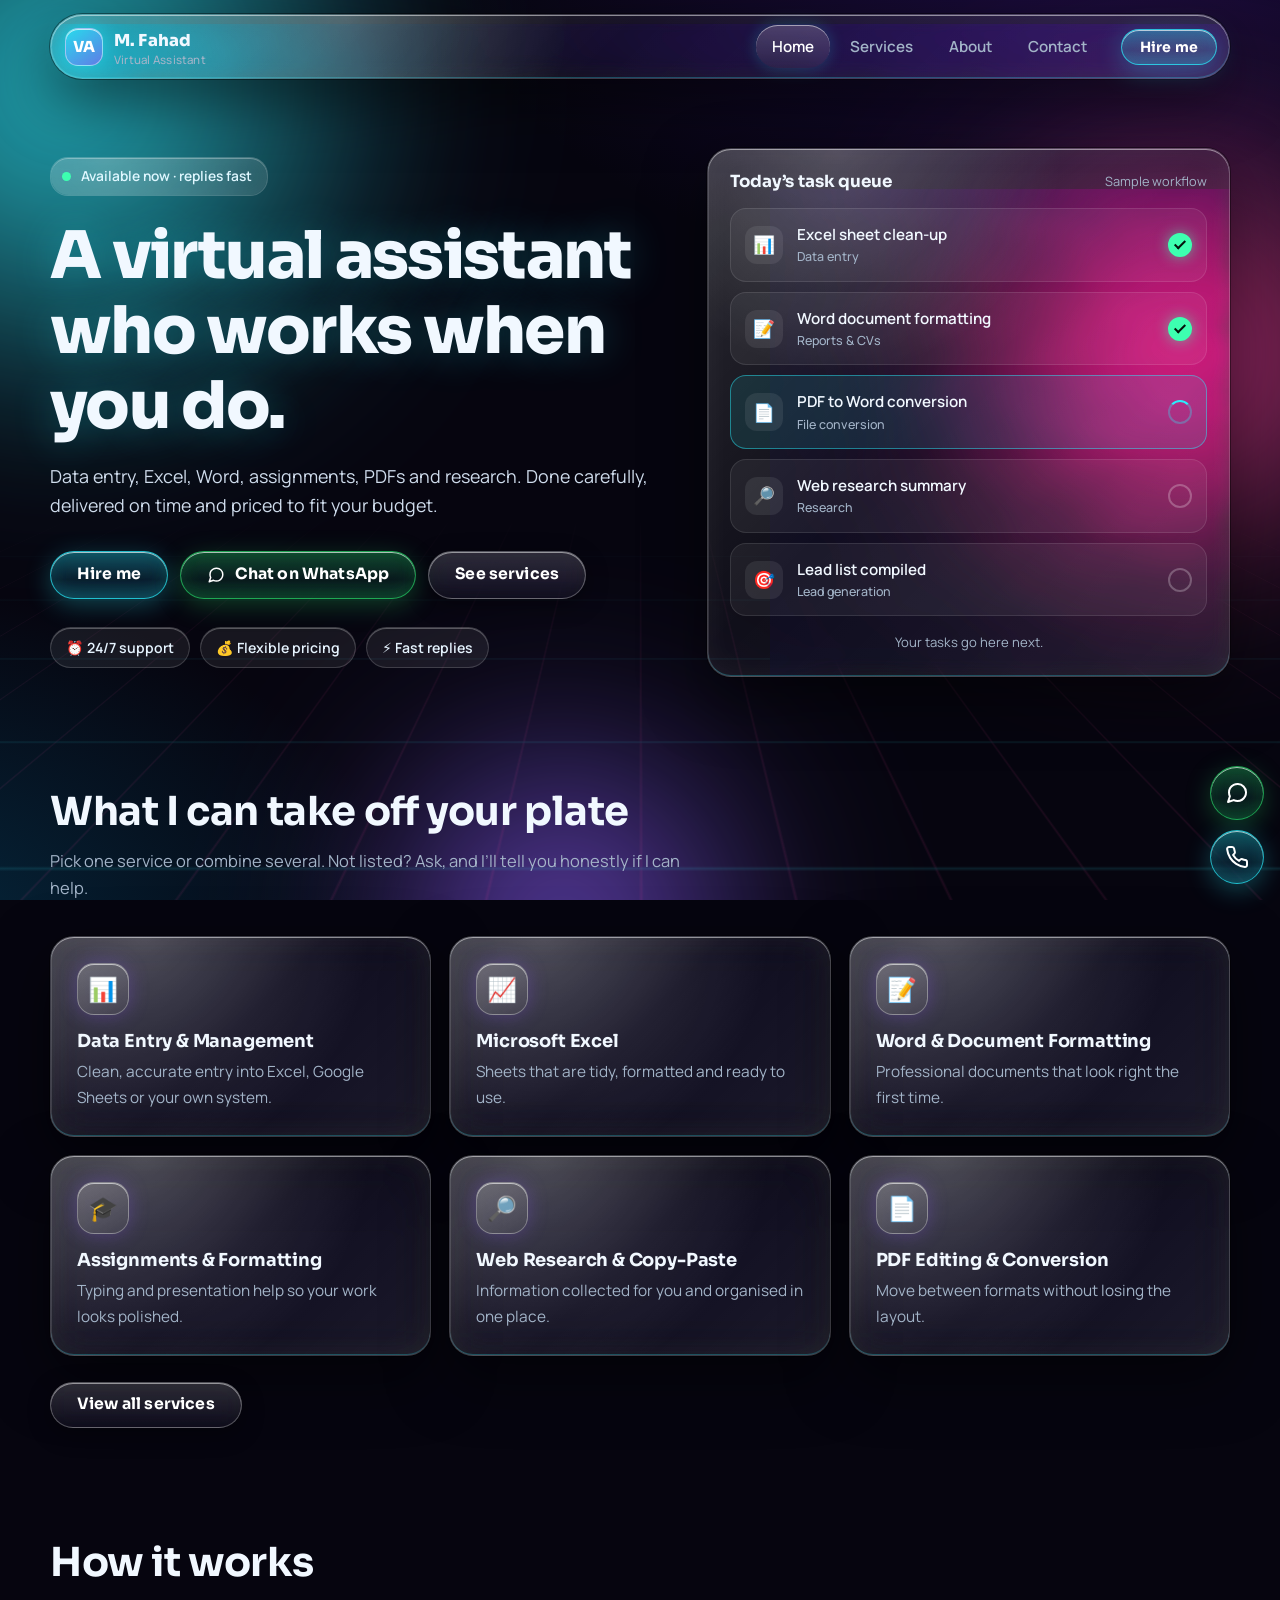
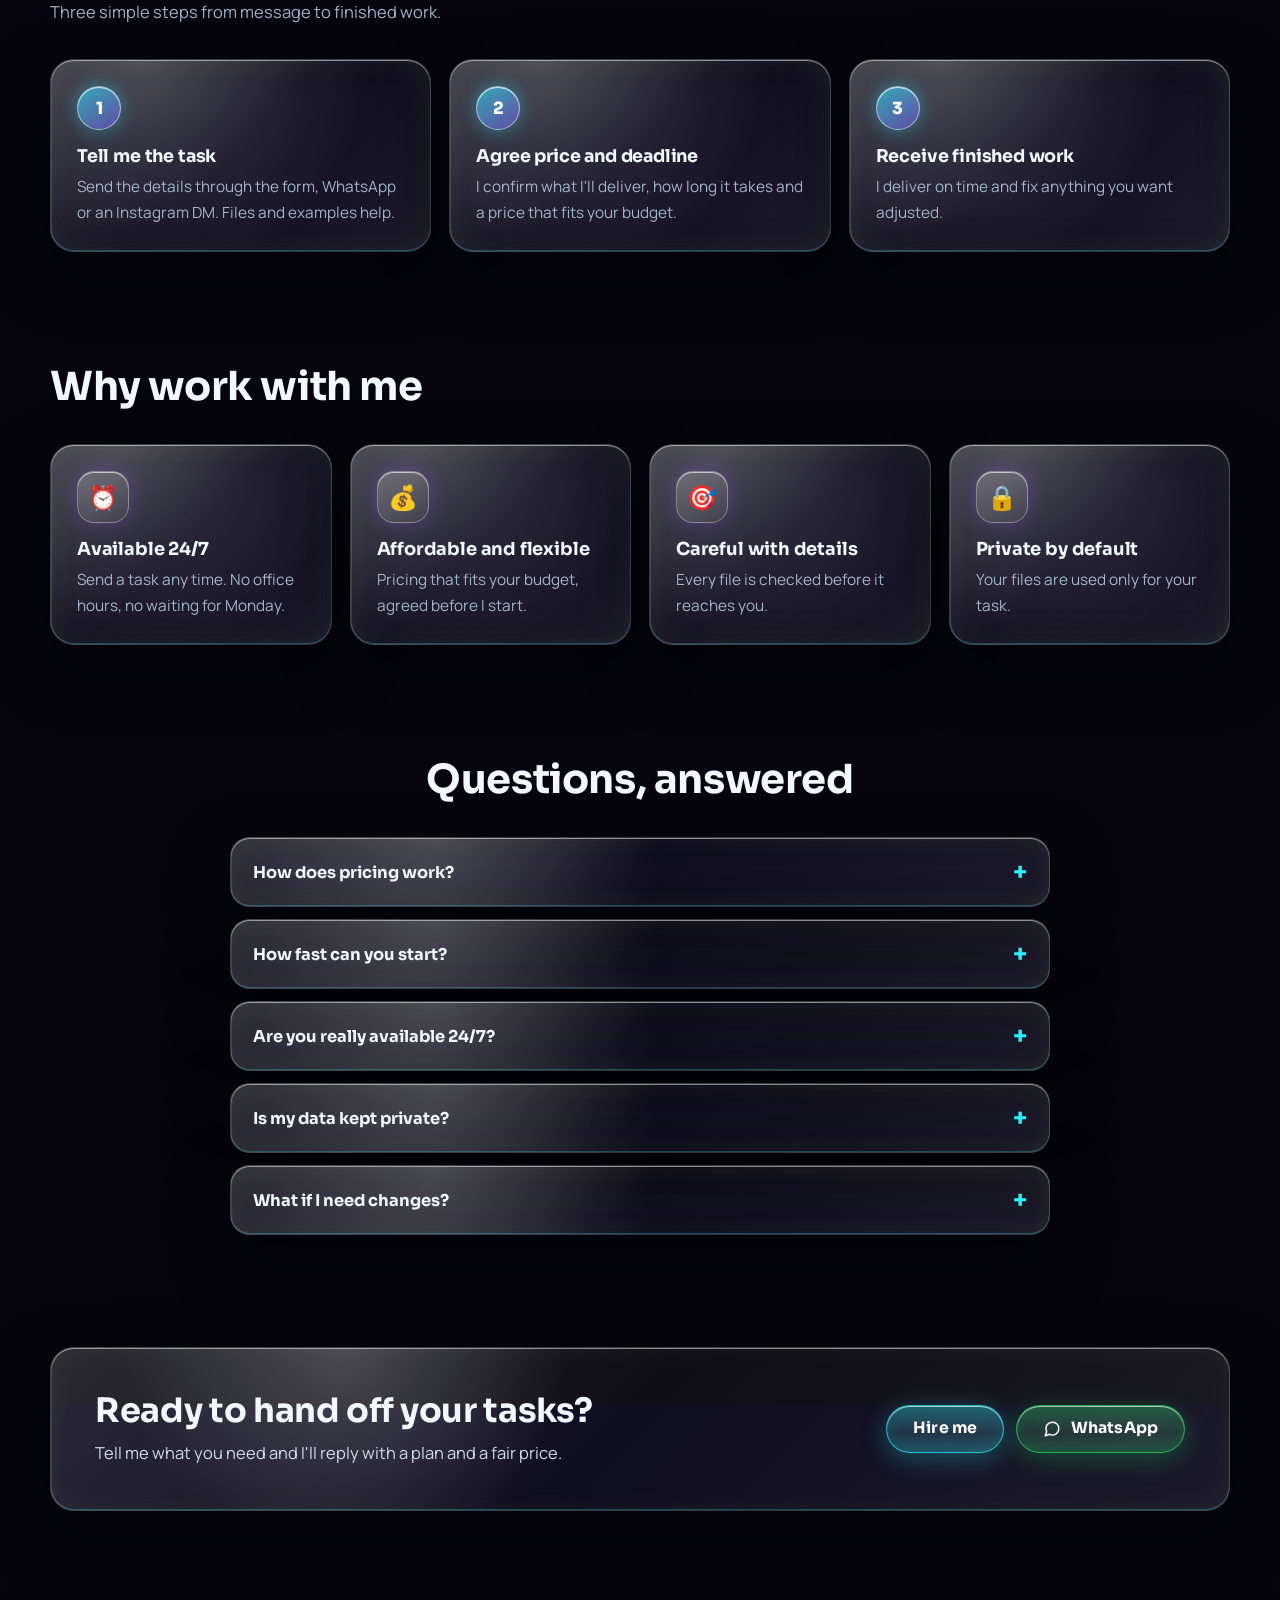
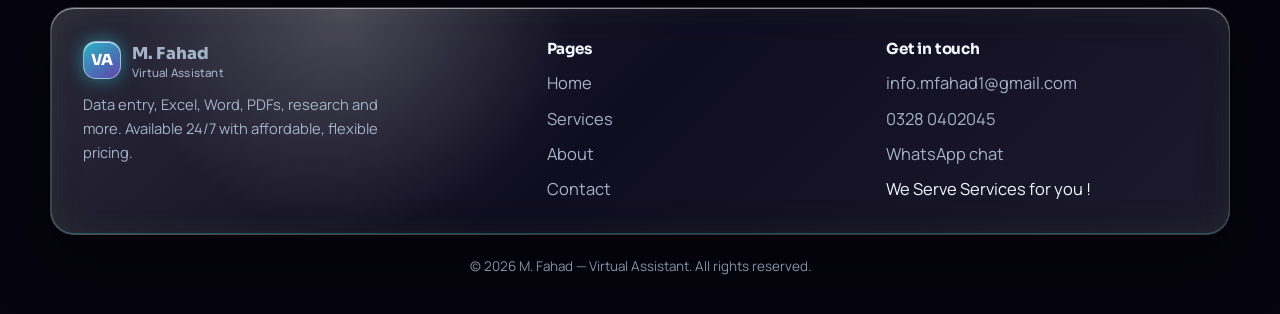
<file: index.html>
<!doctype html>
<html lang="en">
<head>
<meta charset="utf-8">
<meta name="viewport" content="width=device-width, initial-scale=1, viewport-fit=cover">
<title>M. Fahad | Virtual Assistant — Data Entry, Excel, Word & Research, 24/7</title>
<meta name="description" content="Hire a reliable virtual assistant for data entry, Excel, Word, assignments, PDF editing and web research. Available 24/7 with affordable, flexible pricing.">
<meta name="theme-color" content="#06050f">
<meta property="og:type" content="website">
<meta property="og:title" content="M. Fahad | Virtual Assistant — Data Entry, Excel, Word & Research, 24/7">
<meta property="og:description" content="Hire a reliable virtual assistant for data entry, Excel, Word, assignments, PDF editing and web research. Available 24/7 with affordable, flexible pricing.">
<link rel="icon" href="data:image/svg+xml,%3Csvg xmlns='http://www.w3.org/2000/svg' viewBox='0 0 32 32'%3E%3Crect width='32' height='32' rx='9' fill='%2306050f'/%3E%3Ctext x='16' y='22' font-size='15' font-weight='800' text-anchor='middle' fill='%2328f0ff' font-family='Arial'%3EVA%3C/text%3E%3C/svg%3E">
<link rel="preconnect" href="https://fonts.googleapis.com">
<link rel="preconnect" href="https://fonts.gstatic.com" crossorigin>
<link href="https://fonts.googleapis.com/css2?family=Manrope:wght@400;500;600;700&family=Sora:wght@600;700;800&display=swap" rel="stylesheet">
<link rel="stylesheet" href="css/style.css">
<script>document.documentElement.classList.add('js')</script>
</head>
<body class="">
<a class="skip" href="#main">Skip to content</a>
<svg class="defs" width="0" height="0" aria-hidden="true" focusable="false">
  <filter id="refract" x="-5%" y="-5%" width="110%" height="110%" color-interpolation-filters="sRGB">
    <feTurbulence type="fractalNoise" baseFrequency="0.010 0.016" numOctaves="2" seed="11" result="n"/>
    <feDisplacementMap in="SourceGraphic" in2="n" scale="30" xChannelSelector="R" yChannelSelector="G"/>
  </filter>
</svg>
<div class="bg" aria-hidden="true"><i class="blob b1"></i><i class="blob b2"></i><i class="blob b3"></i><div class="floor"></div></div>
<header class="nav">
  <div class="nav-bar glass lens">
    <a class="brand" href="index.html" aria-label="M. Fahad Virtual Assistant, home">
      <span class="brand-mark">VA</span>
      <span>M. Fahad<small>Virtual Assistant</small></span>
    </a>
    <nav class="nav-links" id="site-menu" aria-label="Main"><a href="index.html" aria-current="page">Home</a><a href="services.html">Services</a><a href="about.html">About</a><a href="contact.html">Contact</a></nav>
    <a class="btn btn-sm nav-cta" href="contact.html">Hire me</a>
    <button class="btn btn-ghost menu-btn" type="button" aria-expanded="false" aria-controls="site-menu" aria-label="Open menu"><span></span></button>
  </div>
</header>
<main id="main">
<section class="hero"><div class="wrap hero-grid">
  <div>
    <span class="pill glass soft"><i class="dot"></i> Available now · replies fast</span>
    <h1>A virtual assistant who works when you do.</h1>
    <p class="lead">Data entry, Excel, Word, assignments, PDFs and research. Done carefully, delivered on time and priced to fit your budget.</p>
    <div class="hero-actions">
      <a class="btn" href="contact.html">Hire me</a>
      <a class="btn btn-wa" href="https://wa.me/923280402045?text=Hi%20Fahad%2C%20I%20need%20a%20virtual%20assistant." target="_blank" rel="noopener"><svg viewBox="0 0 24 24" fill="none" stroke="currentColor" stroke-width="2" stroke-linecap="round" stroke-linejoin="round" aria-hidden="true"><path d="M21 11.5a8.38 8.38 0 0 1-.9 3.8 8.5 8.5 0 0 1-7.6 4.7 8.38 8.38 0 0 1-3.8-.9L3 21l1.9-5.7a8.38 8.38 0 0 1-.9-3.8 8.5 8.5 0 0 1 4.7-7.6 8.38 8.38 0 0 1 3.8-.9h.5a8.48 8.48 0 0 1 8 8v.5z"/></svg> Chat on WhatsApp</a>
      <a class="btn btn-ghost" href="services.html">See services</a>
    </div>
    <div class="chips"><span class="chip">⏰ 24/7 support</span><span class="chip">💰 Flexible pricing</span><span class="chip">⚡ Fast replies</span></div>
  </div>
  <aside class="glass lens queue" aria-label="Sample task queue">
    <div class="queue-head"><h2>Today’s task queue</h2><span>Sample workflow</span></div>
    <ul data-queue><li data-s="todo"><span class="ico" aria-hidden="true">📊</span><span class="t">Excel sheet clean-up<small>Data entry</small></span><span class="st" aria-hidden="true"></span></li><li data-s="todo"><span class="ico" aria-hidden="true">📝</span><span class="t">Word document formatting<small>Reports & CVs</small></span><span class="st" aria-hidden="true"></span></li><li data-s="todo"><span class="ico" aria-hidden="true">📄</span><span class="t">PDF to Word conversion<small>File conversion</small></span><span class="st" aria-hidden="true"></span></li><li data-s="todo"><span class="ico" aria-hidden="true">🔎</span><span class="t">Web research summary<small>Research</small></span><span class="st" aria-hidden="true"></span></li><li data-s="todo"><span class="ico" aria-hidden="true">🎯</span><span class="t">Lead list compiled<small>Lead generation</small></span><span class="st" aria-hidden="true"></span></li></ul>
    <p class="queue-foot">Your tasks go here next.</p>
  </aside>
</div></section>

<section><div class="wrap">
  <div class="sec-head"><h2>What I can take off your plate</h2><p>Pick one service or combine several. Not listed? Ask, and I’ll tell you honestly if I can help.</p></div>
  <div class="grid g3"><article class="glass card"><div class="bubble" aria-hidden="true">📊</div><h3>Data Entry & Management</h3><p>Clean, accurate entry into Excel, Google Sheets or your own system.</p></article><article class="glass card"><div class="bubble" aria-hidden="true">📈</div><h3>Microsoft Excel</h3><p>Sheets that are tidy, formatted and ready to use.</p></article><article class="glass card"><div class="bubble" aria-hidden="true">📝</div><h3>Word & Document Formatting</h3><p>Professional documents that look right the first time.</p></article><article class="glass card"><div class="bubble" aria-hidden="true">🎓</div><h3>Assignments & Formatting</h3><p>Typing and presentation help so your work looks polished.</p></article><article class="glass card"><div class="bubble" aria-hidden="true">🔎</div><h3>Web Research & Copy-Paste</h3><p>Information collected for you and organised in one place.</p></article><article class="glass card"><div class="bubble" aria-hidden="true">📄</div><h3>PDF Editing & Conversion</h3><p>Move between formats without losing the layout.</p></article></div>
  <p style="margin-top:26px"><a class="btn btn-ghost" href="services.html">View all services</a></p>
</div></section>

<section><div class="wrap">
  <div class="sec-head"><h2>How it works</h2><p>Three simple steps from message to finished work.</p></div>
  <div class="grid g3"><div class="glass step"><span class="no">1</span><h3>Tell me the task</h3><p>Send the details through the form, WhatsApp or an Instagram DM. Files and examples help.</p></div><div class="glass step"><span class="no">2</span><h3>Agree price and deadline</h3><p>I confirm what I'll deliver, how long it takes and a price that fits your budget.</p></div><div class="glass step"><span class="no">3</span><h3>Receive finished work</h3><p>I deliver on time and fix anything you want adjusted.</p></div></div>
</div></section>

<section><div class="wrap">
  <div class="sec-head"><h2>Why work with me</h2></div>
  <div class="grid g4"><div class="glass card"><div class="bubble" aria-hidden="true">⏰</div><h3>Available 24/7</h3><p>Send a task any time. No office hours, no waiting for Monday.</p></div><div class="glass card"><div class="bubble" aria-hidden="true">💰</div><h3>Affordable and flexible</h3><p>Pricing that fits your budget, agreed before I start.</p></div><div class="glass card"><div class="bubble" aria-hidden="true">🎯</div><h3>Careful with details</h3><p>Every file is checked before it reaches you.</p></div><div class="glass card"><div class="bubble" aria-hidden="true">🔒</div><h3>Private by default</h3><p>Your files are used only for your task.</p></div></div>
</div></section>

<section><div class="wrap">
  <div class="sec-head center"><h2>Questions, answered</h2></div>
  <div class="faq"><details class="glass"><summary>How does pricing work?</summary><p>Pricing is affordable and flexible. Tell me the task and your budget, and we agree on a fair price and deadline before I start. No surprises afterwards.</p></details><details class="glass"><summary>How fast can you start?</summary><p>Usually right away. Send the details through the contact form, WhatsApp or an Instagram DM and I'll reply with next steps.</p></details><details class="glass"><summary>Are you really available 24/7?</summary><p>Yes. Send your task any time and I'll pick it up as soon as possible, whatever the time zone.</p></details><details class="glass"><summary>Is my data kept private?</summary><p>Your files are used only for your task and are not shared with anyone else. If something is sensitive, tell me up front and we'll handle it carefully.</p></details><details class="glass"><summary>What if I need changes?</summary><p>Tell me what to adjust and I'll fix it. The job isn't done until you're happy with it.</p></details></div>
</div></section>

<section><div class="wrap"><div class="glass lens band">
  <div><h2>Ready to hand off your tasks?</h2><p>Tell me what you need and I'll reply with a plan and a fair price.</p></div>
  <div class="hero-actions"><a class="btn" href="contact.html">Hire me</a><a class="btn btn-wa" href="https://wa.me/923280402045?text=Hi%20Fahad%2C%20I%20need%20a%20virtual%20assistant." target="_blank" rel="noopener"><svg viewBox="0 0 24 24" fill="none" stroke="currentColor" stroke-width="2" stroke-linecap="round" stroke-linejoin="round" aria-hidden="true"><path d="M21 11.5a8.38 8.38 0 0 1-.9 3.8 8.5 8.5 0 0 1-7.6 4.7 8.38 8.38 0 0 1-3.8-.9L3 21l1.9-5.7a8.38 8.38 0 0 1-.9-3.8 8.5 8.5 0 0 1 4.7-7.6 8.38 8.38 0 0 1 3.8-.9h.5a8.48 8.48 0 0 1 8 8v.5z"/></svg> WhatsApp</a></div>
</div></div></section>
</main>
<footer class="footer">
  <div class="wrap">
    <div class="glass foot">
      <div>
        <a class="brand" href="index.html"><span class="brand-mark">VA</span><span>M. Fahad<small>Virtual Assistant</small></span></a>
        <p>Data entry, Excel, Word, PDFs, research and more. Available 24/7 with affordable, flexible pricing.</p>
      </div>
      <div>
        <h4>Pages</h4>
        <ul><li><a href="index.html">Home</a></li><li><a href="services.html">Services</a></li><li><a href="about.html">About</a></li><li><a href="contact.html">Contact</a></li></ul>
      </div>
      <div>
        <h4>Get in touch</h4>
        <ul>
          <li><a href="mailto:info.mfahad1@gmail.com">info.mfahad1@gmail.com</a></li>
          <li><a href="tel:+923280402045">0328 0402045</a></li>
          <li><a href="https://wa.me/923280402045?text=Hi%20Fahad%2C%20I%20need%20a%20virtual%20assistant." target="_blank" rel="noopener">WhatsApp chat</a></li>
          <li>We Serve Services for you !</li>
        </ul>
      </div>
    </div>
    <p class="copy">© <span data-year>2026</span> M. Fahad — Virtual Assistant. All rights reserved.</p>
  </div>
</footer>
<div class="fab">
  <a class="btn btn-wa" href="https://wa.me/923280402045?text=Hi%20Fahad%2C%20I%20need%20a%20virtual%20assistant." target="_blank" rel="noopener" aria-label="Chat on WhatsApp"><svg viewBox="0 0 24 24" fill="none" stroke="currentColor" stroke-width="2" stroke-linecap="round" stroke-linejoin="round" aria-hidden="true"><path d="M21 11.5a8.38 8.38 0 0 1-.9 3.8 8.5 8.5 0 0 1-7.6 4.7 8.38 8.38 0 0 1-3.8-.9L3 21l1.9-5.7a8.38 8.38 0 0 1-.9-3.8 8.5 8.5 0 0 1 4.7-7.6 8.38 8.38 0 0 1 3.8-.9h.5a8.48 8.48 0 0 1 8 8v.5z"/></svg></a>
  <a class="btn" href="tel:+923280402045" aria-label="Call 0328 0402045"><svg viewBox="0 0 24 24" fill="none" stroke="currentColor" stroke-width="2" stroke-linecap="round" stroke-linejoin="round" aria-hidden="true"><path d="M22 16.92v3a2 2 0 0 1-2.18 2 19.79 19.79 0 0 1-8.63-3.07 19.5 19.5 0 0 1-6-6 19.79 19.79 0 0 1-3.07-8.67A2 2 0 0 1 4.11 2h3a2 2 0 0 1 2 1.72 12.84 12.84 0 0 0 .7 2.81 2 2 0 0 1-.45 2.11L8.09 9.91a16 16 0 0 0 6 6l1.27-1.27a2 2 0 0 1 2.11-.45 12.84 12.84 0 0 0 2.81.7A2 2 0 0 1 22 16.92z"/></svg></a>
</div>
<script src="js/main.js" defer></script>
</body>
</html>
</file>
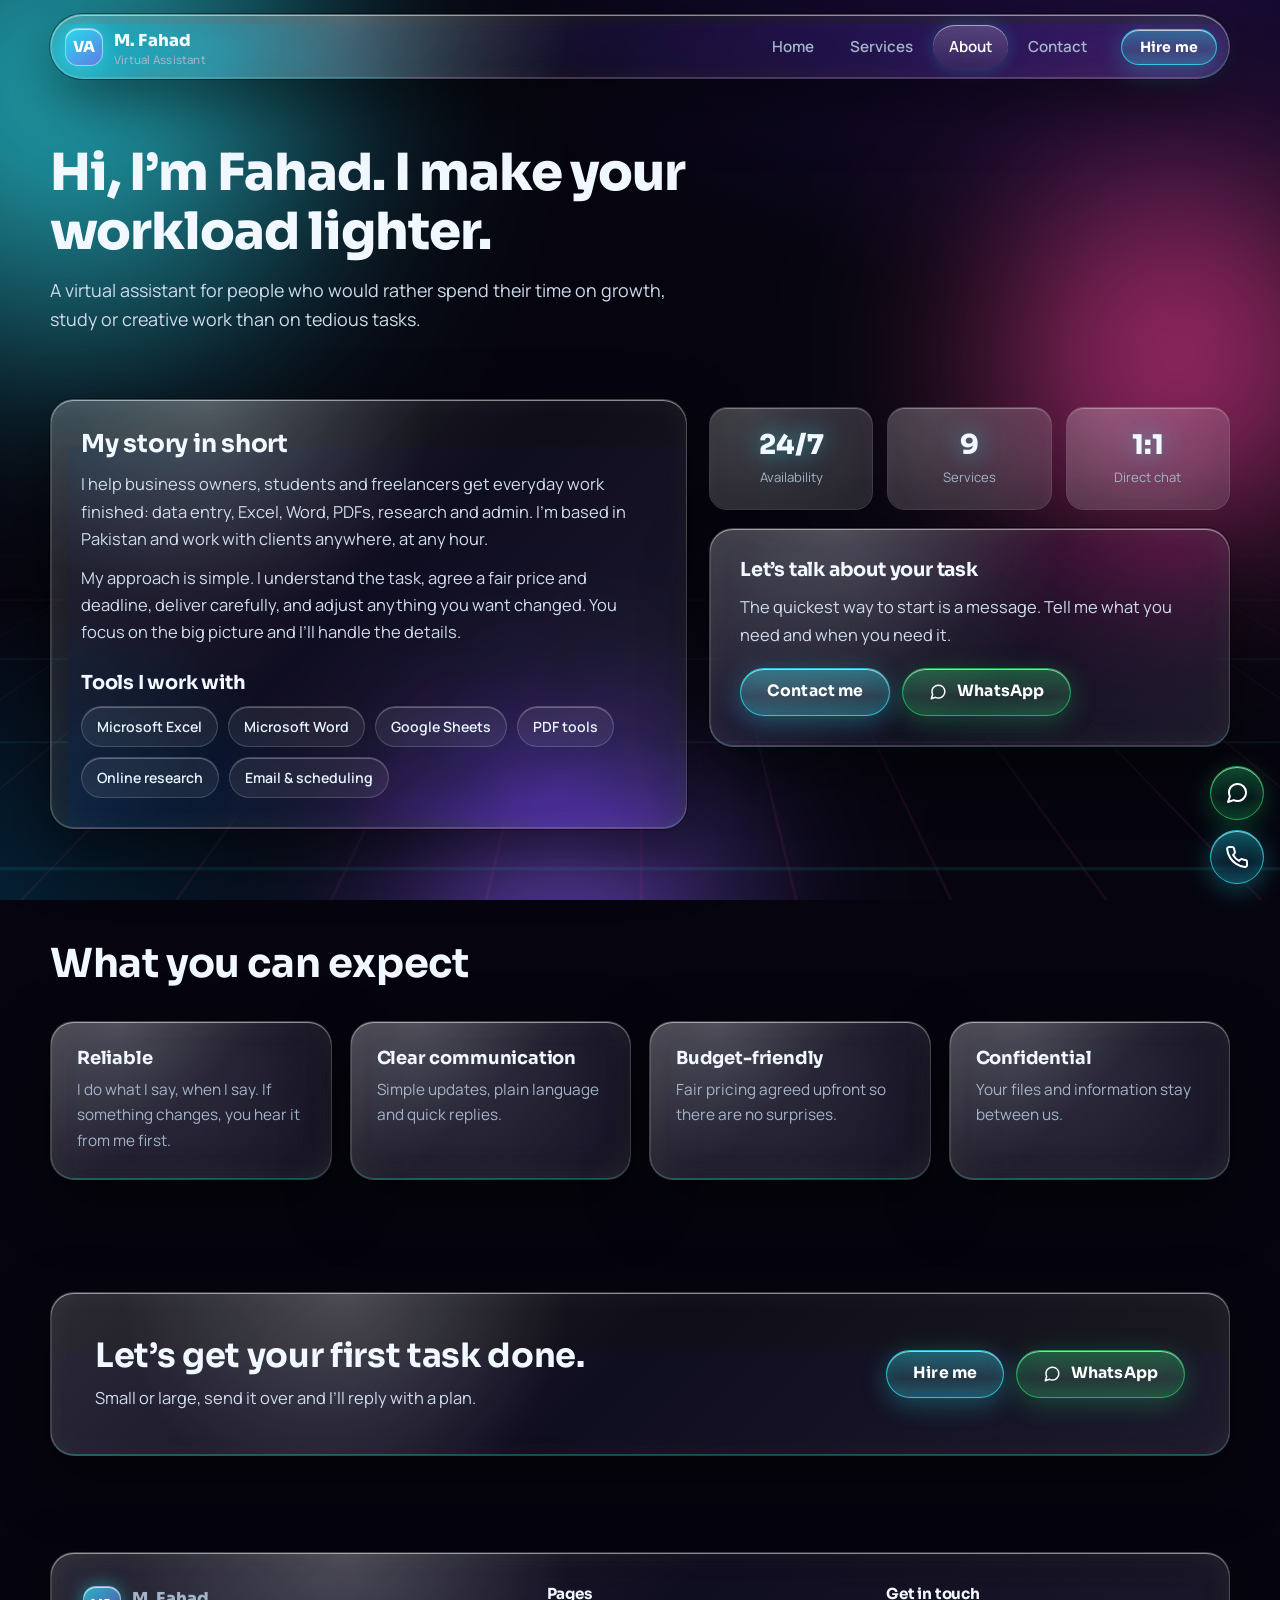
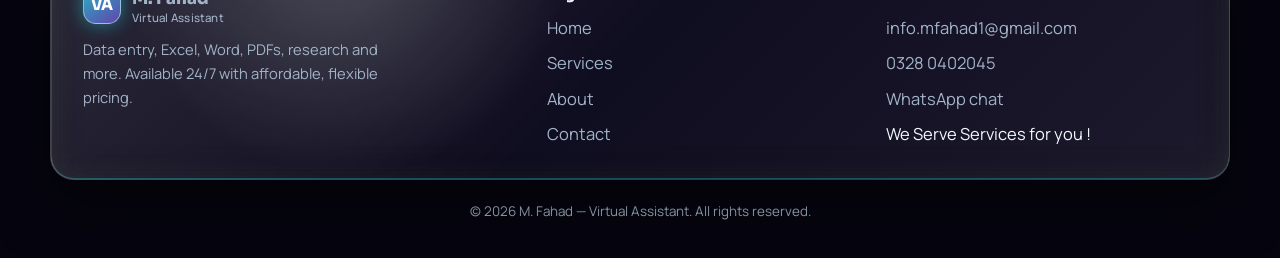
<file: about.html>
<!doctype html>
<html lang="en">
<head>
<meta charset="utf-8">
<meta name="viewport" content="width=device-width, initial-scale=1, viewport-fit=cover">
<title>About — M. Fahad | Virtual Assistant</title>
<meta name="description" content="Meet Fahad, a Pakistan-based virtual assistant helping business owners, students and freelancers with data entry, documents, research and admin, 24/7.">
<meta name="theme-color" content="#06050f">
<meta property="og:type" content="website">
<meta property="og:title" content="About — M. Fahad | Virtual Assistant">
<meta property="og:description" content="Meet Fahad, a Pakistan-based virtual assistant helping business owners, students and freelancers with data entry, documents, research and admin, 24/7.">
<link rel="icon" href="data:image/svg+xml,%3Csvg xmlns='http://www.w3.org/2000/svg' viewBox='0 0 32 32'%3E%3Crect width='32' height='32' rx='9' fill='%2306050f'/%3E%3Ctext x='16' y='22' font-size='15' font-weight='800' text-anchor='middle' fill='%2328f0ff' font-family='Arial'%3EVA%3C/text%3E%3C/svg%3E">
<link rel="preconnect" href="https://fonts.googleapis.com">
<link rel="preconnect" href="https://fonts.gstatic.com" crossorigin>
<link href="https://fonts.googleapis.com/css2?family=Manrope:wght@400;500;600;700&family=Sora:wght@600;700;800&display=swap" rel="stylesheet">
<link rel="stylesheet" href="css/style.css">
<script>document.documentElement.classList.add('js')</script>
</head>
<body class="">
<a class="skip" href="#main">Skip to content</a>
<svg class="defs" width="0" height="0" aria-hidden="true" focusable="false">
  <filter id="refract" x="-5%" y="-5%" width="110%" height="110%" color-interpolation-filters="sRGB">
    <feTurbulence type="fractalNoise" baseFrequency="0.010 0.016" numOctaves="2" seed="11" result="n"/>
    <feDisplacementMap in="SourceGraphic" in2="n" scale="30" xChannelSelector="R" yChannelSelector="G"/>
  </filter>
</svg>
<div class="bg" aria-hidden="true"><i class="blob b1"></i><i class="blob b2"></i><i class="blob b3"></i><div class="floor"></div></div>
<header class="nav">
  <div class="nav-bar glass lens">
    <a class="brand" href="index.html" aria-label="M. Fahad Virtual Assistant, home">
      <span class="brand-mark">VA</span>
      <span>M. Fahad<small>Virtual Assistant</small></span>
    </a>
    <nav class="nav-links" id="site-menu" aria-label="Main"><a href="index.html">Home</a><a href="services.html">Services</a><a href="about.html" aria-current="page">About</a><a href="contact.html">Contact</a></nav>
    <a class="btn btn-sm nav-cta" href="contact.html">Hire me</a>
    <button class="btn btn-ghost menu-btn" type="button" aria-expanded="false" aria-controls="site-menu" aria-label="Open menu"><span></span></button>
  </div>
</header>
<main id="main">
<section class="page-head"><div class="wrap">
  <h1>Hi, I’m Fahad. I make your workload lighter.</h1>
  <p class="lead">A virtual assistant for people who would rather spend their time on growth, study or creative work than on tedious tasks.</p>
</div></section>
<section><div class="wrap about-grid">
  <div class="glass lens panel">
    <h2>My story in short</h2>
    <p>I help business owners, students and freelancers get everyday work finished: data entry, Excel, Word, PDFs, research and admin. I’m based in Pakistan and work with clients anywhere, at any hour.</p>
    <p>My approach is simple. I understand the task, agree a fair price and deadline, deliver carefully, and adjust anything you want changed. You focus on the big picture and I’ll handle the details.</p>
    <h3 style="margin-top:26px">Tools I work with</h3>
    <div class="tools"><span class="chip">Microsoft Excel</span><span class="chip">Microsoft Word</span><span class="chip">Google Sheets</span><span class="chip">PDF tools</span><span class="chip">Online research</span><span class="chip">Email & scheduling</span></div>
  </div>
  <div>
    <div class="stat-row">
      <div class="glass soft stat"><b>24/7</b><span>Availability</span></div>
      <div class="glass soft stat"><b>9</b><span>Services</span></div>
      <div class="glass soft stat"><b>1:1</b><span>Direct chat</span></div>
    </div>
    <div class="glass panel" style="margin-top:18px">
      <h3>Let’s talk about your task</h3>
      <p>The quickest way to start is a message. Tell me what you need and when you need it.</p>
      <div class="hero-actions" style="margin-top:20px"><a class="btn" href="contact.html">Contact me</a><a class="btn btn-wa" href="https://wa.me/923280402045?text=Hi%20Fahad%2C%20I%20need%20a%20virtual%20assistant." target="_blank" rel="noopener"><svg viewBox="0 0 24 24" fill="none" stroke="currentColor" stroke-width="2" stroke-linecap="round" stroke-linejoin="round" aria-hidden="true"><path d="M21 11.5a8.38 8.38 0 0 1-.9 3.8 8.5 8.5 0 0 1-7.6 4.7 8.38 8.38 0 0 1-3.8-.9L3 21l1.9-5.7a8.38 8.38 0 0 1-.9-3.8 8.5 8.5 0 0 1 4.7-7.6 8.38 8.38 0 0 1 3.8-.9h.5a8.48 8.48 0 0 1 8 8v.5z"/></svg> WhatsApp</a></div>
    </div>
  </div>
</div></section>
<section><div class="wrap">
  <div class="sec-head"><h2>What you can expect</h2></div>
  <div class="grid g4"><div class="glass card"><h3 style="margin-top:0">Reliable</h3><p>I do what I say, when I say. If something changes, you hear it from me first.</p></div><div class="glass card"><h3 style="margin-top:0">Clear communication</h3><p>Simple updates, plain language and quick replies.</p></div><div class="glass card"><h3 style="margin-top:0">Budget-friendly</h3><p>Fair pricing agreed upfront so there are no surprises.</p></div><div class="glass card"><h3 style="margin-top:0">Confidential</h3><p>Your files and information stay between us.</p></div></div>
</div></section>
<section><div class="wrap"><div class="glass lens band">
  <div><h2>Let’s get your first task done.</h2><p>Small or large, send it over and I’ll reply with a plan.</p></div>
  <div class="hero-actions"><a class="btn" href="contact.html">Hire me</a><a class="btn btn-wa" href="https://wa.me/923280402045?text=Hi%20Fahad%2C%20I%20need%20a%20virtual%20assistant." target="_blank" rel="noopener"><svg viewBox="0 0 24 24" fill="none" stroke="currentColor" stroke-width="2" stroke-linecap="round" stroke-linejoin="round" aria-hidden="true"><path d="M21 11.5a8.38 8.38 0 0 1-.9 3.8 8.5 8.5 0 0 1-7.6 4.7 8.38 8.38 0 0 1-3.8-.9L3 21l1.9-5.7a8.38 8.38 0 0 1-.9-3.8 8.5 8.5 0 0 1 4.7-7.6 8.38 8.38 0 0 1 3.8-.9h.5a8.48 8.48 0 0 1 8 8v.5z"/></svg> WhatsApp</a></div>
</div></div></section>
</main>
<footer class="footer">
  <div class="wrap">
    <div class="glass foot">
      <div>
        <a class="brand" href="index.html"><span class="brand-mark">VA</span><span>M. Fahad<small>Virtual Assistant</small></span></a>
        <p>Data entry, Excel, Word, PDFs, research and more. Available 24/7 with affordable, flexible pricing.</p>
      </div>
      <div>
        <h4>Pages</h4>
        <ul><li><a href="index.html">Home</a></li><li><a href="services.html">Services</a></li><li><a href="about.html">About</a></li><li><a href="contact.html">Contact</a></li></ul>
      </div>
      <div>
        <h4>Get in touch</h4>
        <ul>
          <li><a href="mailto:info.mfahad1@gmail.com">info.mfahad1@gmail.com</a></li>
          <li><a href="tel:+923280402045">0328 0402045</a></li>
          <li><a href="https://wa.me/923280402045?text=Hi%20Fahad%2C%20I%20need%20a%20virtual%20assistant." target="_blank" rel="noopener">WhatsApp chat</a></li>
          <li>We Serve Services for you !</li>
        </ul>
      </div>
    </div>
    <p class="copy">© <span data-year>2026</span> M. Fahad — Virtual Assistant. All rights reserved.</p>
  </div>
</footer>
<div class="fab">
  <a class="btn btn-wa" href="https://wa.me/923280402045?text=Hi%20Fahad%2C%20I%20need%20a%20virtual%20assistant." target="_blank" rel="noopener" aria-label="Chat on WhatsApp"><svg viewBox="0 0 24 24" fill="none" stroke="currentColor" stroke-width="2" stroke-linecap="round" stroke-linejoin="round" aria-hidden="true"><path d="M21 11.5a8.38 8.38 0 0 1-.9 3.8 8.5 8.5 0 0 1-7.6 4.7 8.38 8.38 0 0 1-3.8-.9L3 21l1.9-5.7a8.38 8.38 0 0 1-.9-3.8 8.5 8.5 0 0 1 4.7-7.6 8.38 8.38 0 0 1 3.8-.9h.5a8.48 8.48 0 0 1 8 8v.5z"/></svg></a>
  <a class="btn" href="tel:+923280402045" aria-label="Call 0328 0402045"><svg viewBox="0 0 24 24" fill="none" stroke="currentColor" stroke-width="2" stroke-linecap="round" stroke-linejoin="round" aria-hidden="true"><path d="M22 16.92v3a2 2 0 0 1-2.18 2 19.79 19.79 0 0 1-8.63-3.07 19.5 19.5 0 0 1-6-6 19.79 19.79 0 0 1-3.07-8.67A2 2 0 0 1 4.11 2h3a2 2 0 0 1 2 1.72 12.84 12.84 0 0 0 .7 2.81 2 2 0 0 1-.45 2.11L8.09 9.91a16 16 0 0 0 6 6l1.27-1.27a2 2 0 0 1 2.11-.45 12.84 12.84 0 0 0 2.81.7A2 2 0 0 1 22 16.92z"/></svg></a>
</div>
<script src="js/main.js" defer></script>
</body>
</html>
</file>
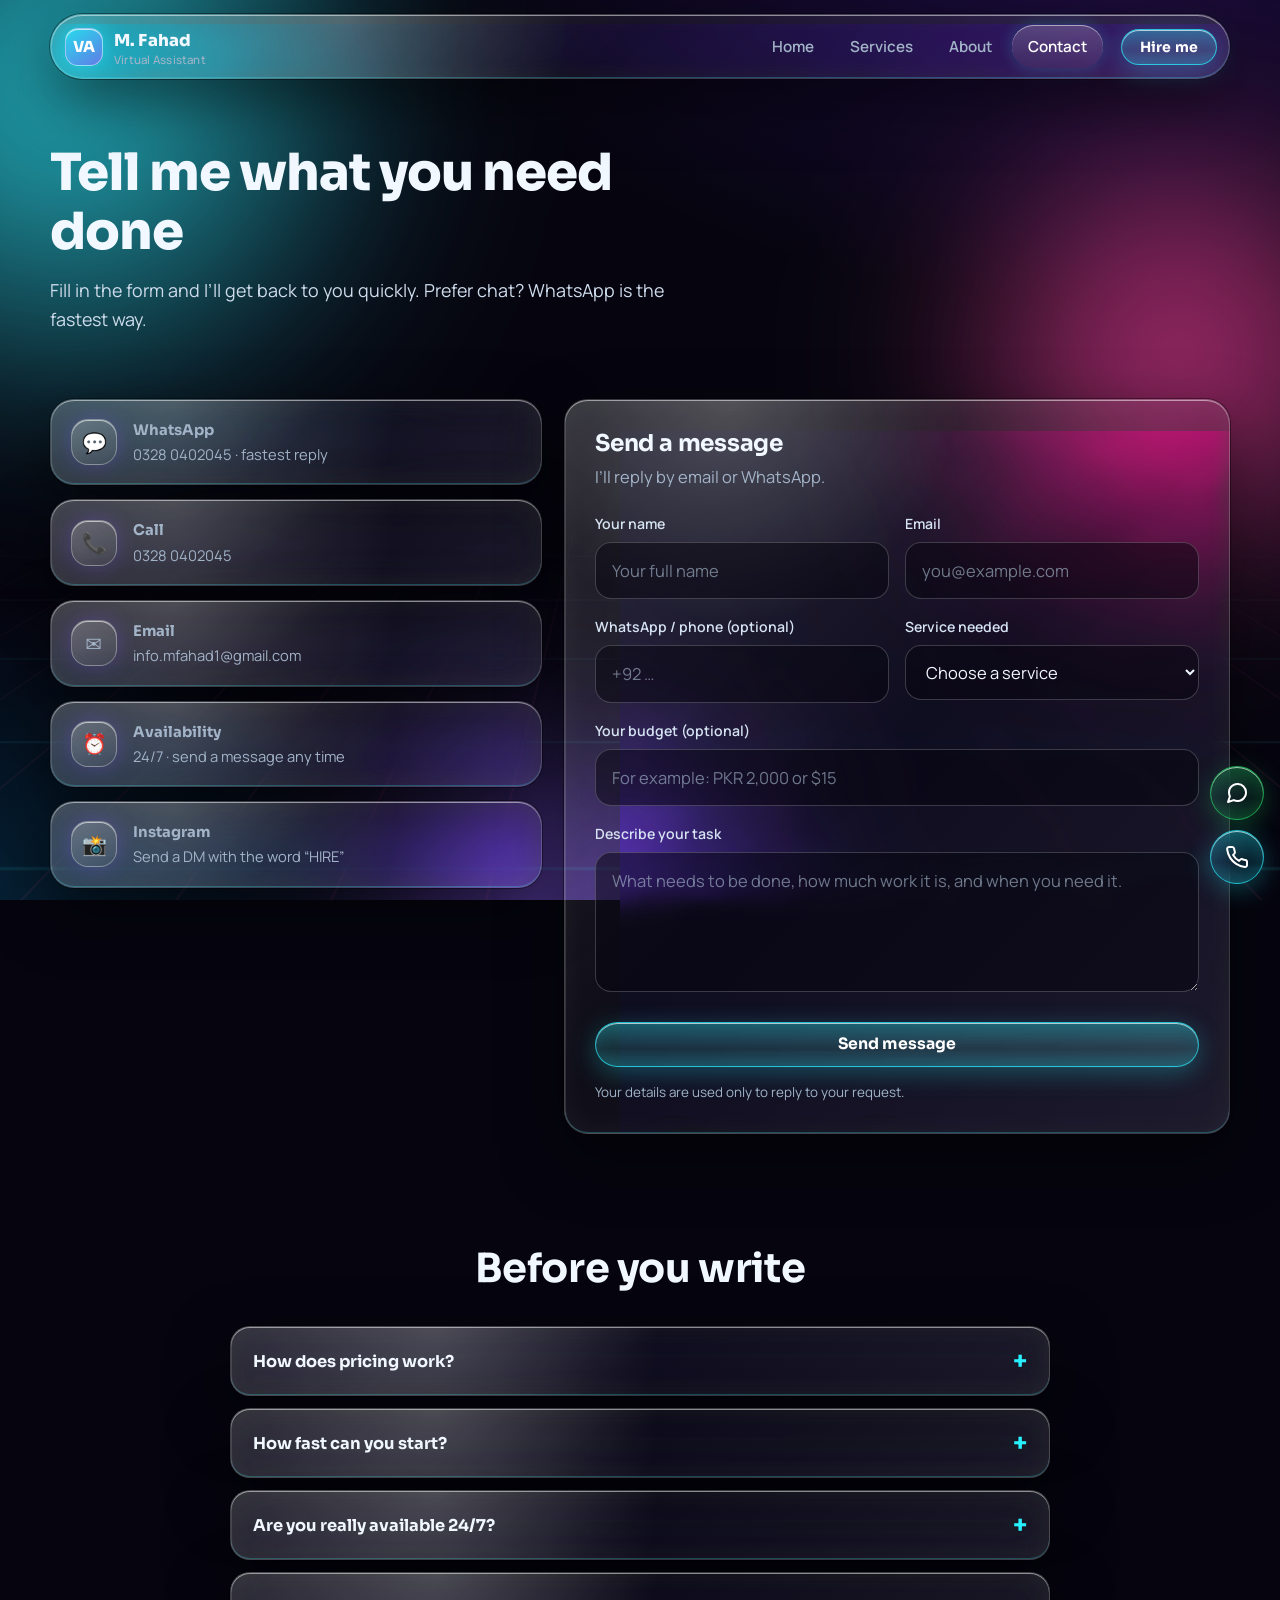
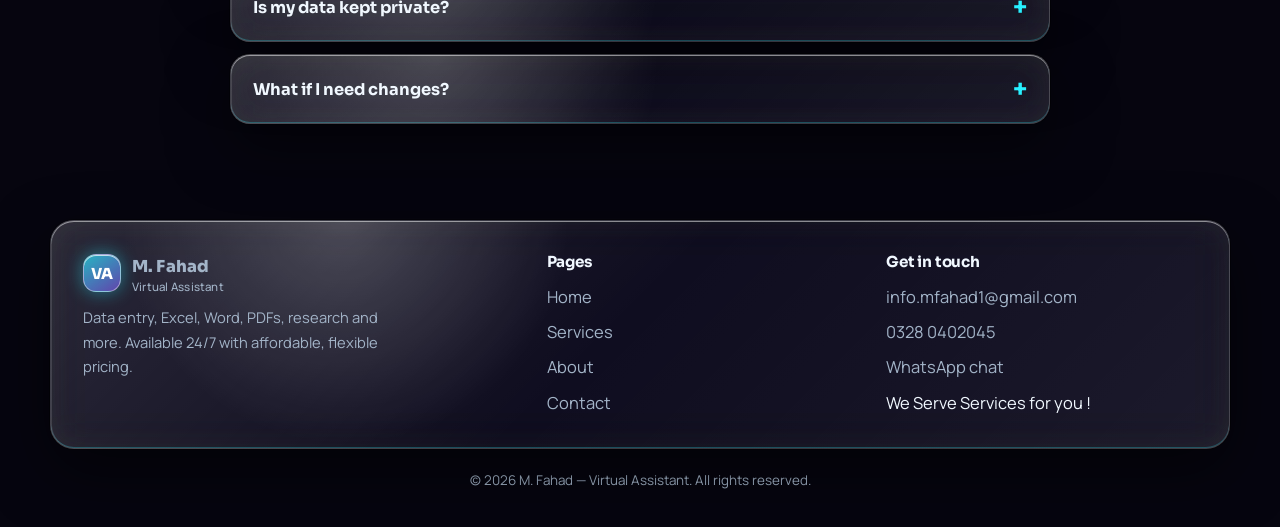
<file: contact.html>
<!doctype html>
<html lang="en">
<head>
<meta charset="utf-8">
<meta name="viewport" content="width=device-width, initial-scale=1, viewport-fit=cover">
<title>Contact — M. Fahad | Virtual Assistant</title>
<meta name="description" content="Hire a virtual assistant. Send your task through the form, email info.mfahad1@gmail.com, call 0328 0402045 or message on WhatsApp.">
<meta name="theme-color" content="#06050f">
<meta property="og:type" content="website">
<meta property="og:title" content="Contact — M. Fahad | Virtual Assistant">
<meta property="og:description" content="Hire a virtual assistant. Send your task through the form, email info.mfahad1@gmail.com, call 0328 0402045 or message on WhatsApp.">
<link rel="icon" href="data:image/svg+xml,%3Csvg xmlns='http://www.w3.org/2000/svg' viewBox='0 0 32 32'%3E%3Crect width='32' height='32' rx='9' fill='%2306050f'/%3E%3Ctext x='16' y='22' font-size='15' font-weight='800' text-anchor='middle' fill='%2328f0ff' font-family='Arial'%3EVA%3C/text%3E%3C/svg%3E">
<link rel="preconnect" href="https://fonts.googleapis.com">
<link rel="preconnect" href="https://fonts.gstatic.com" crossorigin>
<link href="https://fonts.googleapis.com/css2?family=Manrope:wght@400;500;600;700&family=Sora:wght@600;700;800&display=swap" rel="stylesheet">
<link rel="stylesheet" href="css/style.css">
<script>document.documentElement.classList.add('js')</script>
</head>
<body class="">
<a class="skip" href="#main">Skip to content</a>
<svg class="defs" width="0" height="0" aria-hidden="true" focusable="false">
  <filter id="refract" x="-5%" y="-5%" width="110%" height="110%" color-interpolation-filters="sRGB">
    <feTurbulence type="fractalNoise" baseFrequency="0.010 0.016" numOctaves="2" seed="11" result="n"/>
    <feDisplacementMap in="SourceGraphic" in2="n" scale="30" xChannelSelector="R" yChannelSelector="G"/>
  </filter>
</svg>
<div class="bg" aria-hidden="true"><i class="blob b1"></i><i class="blob b2"></i><i class="blob b3"></i><div class="floor"></div></div>
<header class="nav">
  <div class="nav-bar glass lens">
    <a class="brand" href="index.html" aria-label="M. Fahad Virtual Assistant, home">
      <span class="brand-mark">VA</span>
      <span>M. Fahad<small>Virtual Assistant</small></span>
    </a>
    <nav class="nav-links" id="site-menu" aria-label="Main"><a href="index.html">Home</a><a href="services.html">Services</a><a href="about.html">About</a><a href="contact.html" aria-current="page">Contact</a></nav>
    <a class="btn btn-sm nav-cta" href="contact.html">Hire me</a>
    <button class="btn btn-ghost menu-btn" type="button" aria-expanded="false" aria-controls="site-menu" aria-label="Open menu"><span></span></button>
  </div>
</header>
<main id="main">
<section class="page-head"><div class="wrap">
  <h1>Tell me what you need done</h1>
  <p class="lead">Fill in the form and I’ll get back to you quickly. Prefer chat? WhatsApp is the fastest way.</p>
</div></section>
<section id="form"><div class="wrap contact-grid">
  <div>
    <a class="glass info" href="https://wa.me/923280402045?text=Hi%20Fahad%2C%20I%20need%20a%20virtual%20assistant." target="_blank" rel="noopener"><span class="bubble" aria-hidden="true">💬</span><span><b>WhatsApp</b><span>0328 0402045 · fastest reply</span></span></a>
    <a class="glass info" href="tel:+923280402045"><span class="bubble" aria-hidden="true">📞</span><span><b>Call</b><span>0328 0402045</span></span></a>
    <a class="glass info" href="mailto:info.mfahad1@gmail.com"><span class="bubble" aria-hidden="true">✉️</span><span><b>Email</b><span>info.mfahad1@gmail.com</span></span></a>
    <div class="glass info"><span class="bubble" aria-hidden="true">⏰</span><span><b>Availability</b><span>24/7 · send a message any time</span></span></div>
    <div class="glass info"><span class="bubble" aria-hidden="true">📸</span><span><b>Instagram</b><span>Send a DM with the word “HIRE”</span></span></div>
  </div>

  <div>
    <form id="contact-form" class="glass lens form" name="contact" method="POST" action="https://api.lazyforms.com/f/73c56d26-630a-43fc-bb4f-2ab1cf6ca817">
      <h2>Send a message</h2>
      <p class="muted" style="margin-top:6px">I’ll reply by email or WhatsApp.</p>
      
      <p class="hp"><label>Leave this field empty <input name="_honey" style="display:none" tabindex="-1" autocomplete="off"></label></p>
      <div class="fields">
        <div class="field"><label for="name">Your name</label><input id="name" name="name" type="text" required maxlength="80" autocomplete="name" placeholder="Your full name"></div>
        <div class="field"><label for="email">Email</label><input id="email" name="email" type="email" required maxlength="120" autocomplete="email" placeholder="you@example.com"></div>
        <div class="field"><label for="phone">WhatsApp / phone (optional)</label><input id="phone" name="phone" type="tel" maxlength="30" autocomplete="tel" placeholder="+92 …"></div>
        <div class="field"><label for="service">Service needed</label><select id="service" name="service" required><option value="" disabled selected>Choose a service</option><option value="Data Entry">Data Entry</option><option value="Excel Work">Excel Work</option><option value="Word & Documents">Word & Documents</option><option value="Assignments">Assignments</option><option value="Web Research">Web Research</option><option value="PDF Editing & Conversion">PDF Editing & Conversion</option><option value="Lead Generation">Lead Generation</option><option value="Email & Admin Support">Email & Admin Support</option><option value="Social Media Support">Social Media Support</option><option value="Something else">Something else</option></select></div>
        <div class="field full"><label for="budget">Your budget (optional)</label><input id="budget" name="budget" type="text" maxlength="60" placeholder="For example: PKR 2,000 or $15"></div>
        <div class="field full"><label for="message">Describe your task</label><textarea id="message" name="message" required maxlength="3000" placeholder="What needs to be done, how much work it is, and when you need it."></textarea></div>
      </div>
      <button class="btn btn-block" type="submit">Send message</button>
      <p id="form-msg" class="msg" role="alert" hidden></p>
      <p class="note">Your details are used only to reply to your request.</p>
    </form>

    <div id="form-done" class="glass success" hidden role="status">
      <div class="big" aria-hidden="true">✓</div>
      <h2>Message sent!</h2>
      <p>Thanks for reaching out. I’ll reply to you very soon. For anything urgent, message me on WhatsApp.</p>
      <a class="btn btn-wa" href="https://wa.me/923280402045?text=Hi%20Fahad%2C%20I%20need%20a%20virtual%20assistant." target="_blank" rel="noopener"><svg viewBox="0 0 24 24" fill="none" stroke="currentColor" stroke-width="2" stroke-linecap="round" stroke-linejoin="round" aria-hidden="true"><path d="M21 11.5a8.38 8.38 0 0 1-.9 3.8 8.5 8.5 0 0 1-7.6 4.7 8.38 8.38 0 0 1-3.8-.9L3 21l1.9-5.7a8.38 8.38 0 0 1-.9-3.8 8.5 8.5 0 0 1 4.7-7.6 8.38 8.38 0 0 1 3.8-.9h.5a8.48 8.48 0 0 1 8 8v.5z"/></svg> Open WhatsApp</a>
    </div>
  </div>
</div></section>
<section><div class="wrap"><div class="sec-head center"><h2>Before you write</h2></div><div class="faq"><details class="glass"><summary>How does pricing work?</summary><p>Pricing is affordable and flexible. Tell me the task and your budget, and we agree on a fair price and deadline before I start. No surprises afterwards.</p></details><details class="glass"><summary>How fast can you start?</summary><p>Usually right away. Send the details through the contact form, WhatsApp or an Instagram DM and I'll reply with next steps.</p></details><details class="glass"><summary>Are you really available 24/7?</summary><p>Yes. Send your task any time and I'll pick it up as soon as possible, whatever the time zone.</p></details><details class="glass"><summary>Is my data kept private?</summary><p>Your files are used only for your task and are not shared with anyone else. If something is sensitive, tell me up front and we'll handle it carefully.</p></details><details class="glass"><summary>What if I need changes?</summary><p>Tell me what to adjust and I'll fix it. The job isn't done until you're happy with it.</p></details></div></div></section>
</main>
<footer class="footer">
  <div class="wrap">
    <div class="glass foot">
      <div>
        <a class="brand" href="index.html"><span class="brand-mark">VA</span><span>M. Fahad<small>Virtual Assistant</small></span></a>
        <p>Data entry, Excel, Word, PDFs, research and more. Available 24/7 with affordable, flexible pricing.</p>
      </div>
      <div>
        <h4>Pages</h4>
        <ul><li><a href="index.html">Home</a></li><li><a href="services.html">Services</a></li><li><a href="about.html">About</a></li><li><a href="contact.html">Contact</a></li></ul>
      </div>
      <div>
        <h4>Get in touch</h4>
        <ul>
          <li><a href="mailto:info.mfahad1@gmail.com">info.mfahad1@gmail.com</a></li>
          <li><a href="tel:+923280402045">0328 0402045</a></li>
          <li><a href="https://wa.me/923280402045?text=Hi%20Fahad%2C%20I%20need%20a%20virtual%20assistant." target="_blank" rel="noopener">WhatsApp chat</a></li>
          <li>We Serve Services for you !</li>
        </ul>
      </div>
    </div>
    <p class="copy">© <span data-year>2026</span> M. Fahad — Virtual Assistant. All rights reserved.</p>
  </div>
</footer>
<div class="fab">
  <a class="btn btn-wa" href="https://wa.me/923280402045?text=Hi%20Fahad%2C%20I%20need%20a%20virtual%20assistant." target="_blank" rel="noopener" aria-label="Chat on WhatsApp"><svg viewBox="0 0 24 24" fill="none" stroke="currentColor" stroke-width="2" stroke-linecap="round" stroke-linejoin="round" aria-hidden="true"><path d="M21 11.5a8.38 8.38 0 0 1-.9 3.8 8.5 8.5 0 0 1-7.6 4.7 8.38 8.38 0 0 1-3.8-.9L3 21l1.9-5.7a8.38 8.38 0 0 1-.9-3.8 8.5 8.5 0 0 1 4.7-7.6 8.38 8.38 0 0 1 3.8-.9h.5a8.48 8.48 0 0 1 8 8v.5z"/></svg></a>
  <a class="btn" href="tel:+923280402045" aria-label="Call 0328 0402045"><svg viewBox="0 0 24 24" fill="none" stroke="currentColor" stroke-width="2" stroke-linecap="round" stroke-linejoin="round" aria-hidden="true"><path d="M22 16.92v3a2 2 0 0 1-2.18 2 19.79 19.79 0 0 1-8.63-3.07 19.5 19.5 0 0 1-6-6 19.79 19.79 0 0 1-3.07-8.67A2 2 0 0 1 4.11 2h3a2 2 0 0 1 2 1.72 12.84 12.84 0 0 0 .7 2.81 2 2 0 0 1-.45 2.11L8.09 9.91a16 16 0 0 0 6 6l1.27-1.27a2 2 0 0 1 2.11-.45 12.84 12.84 0 0 0 2.81.7A2 2 0 0 1 22 16.92z"/></svg></a>
</div>
<script src="js/main.js" defer></script>
</body>
</html>
</file>
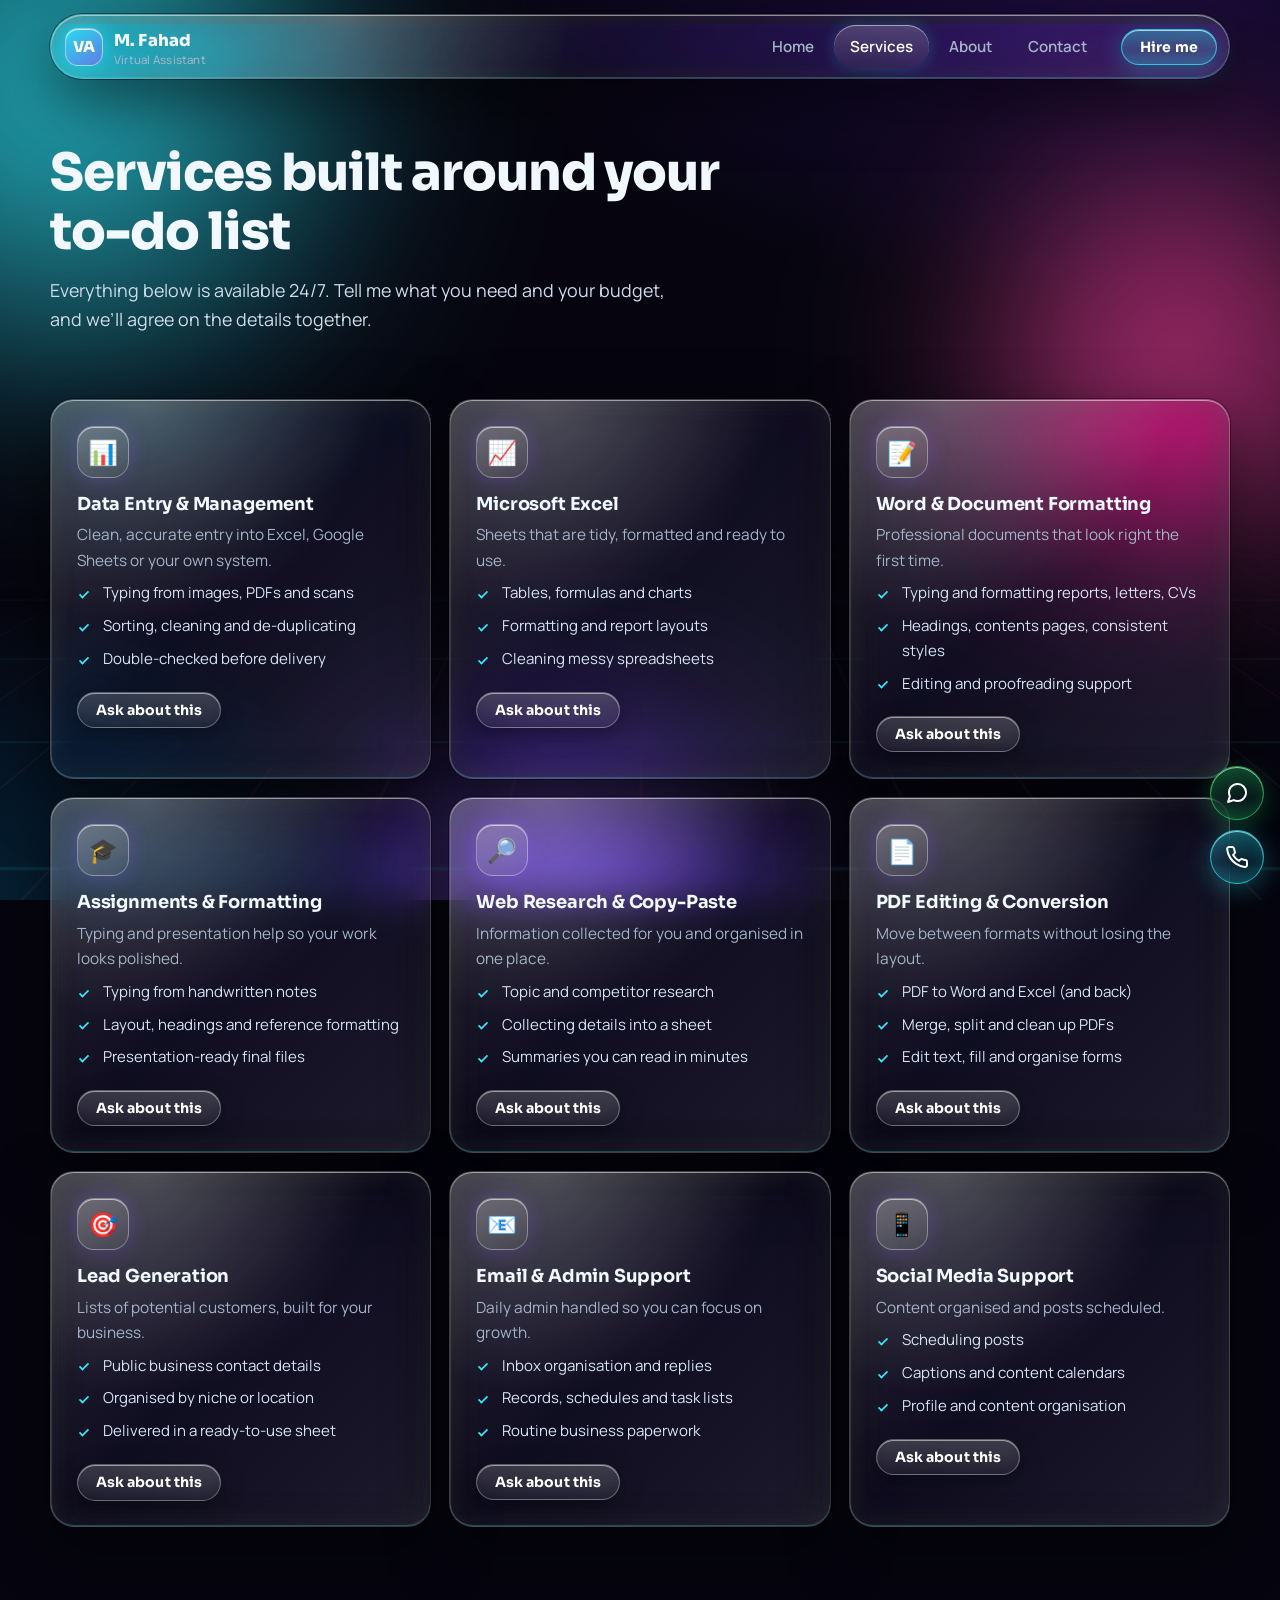
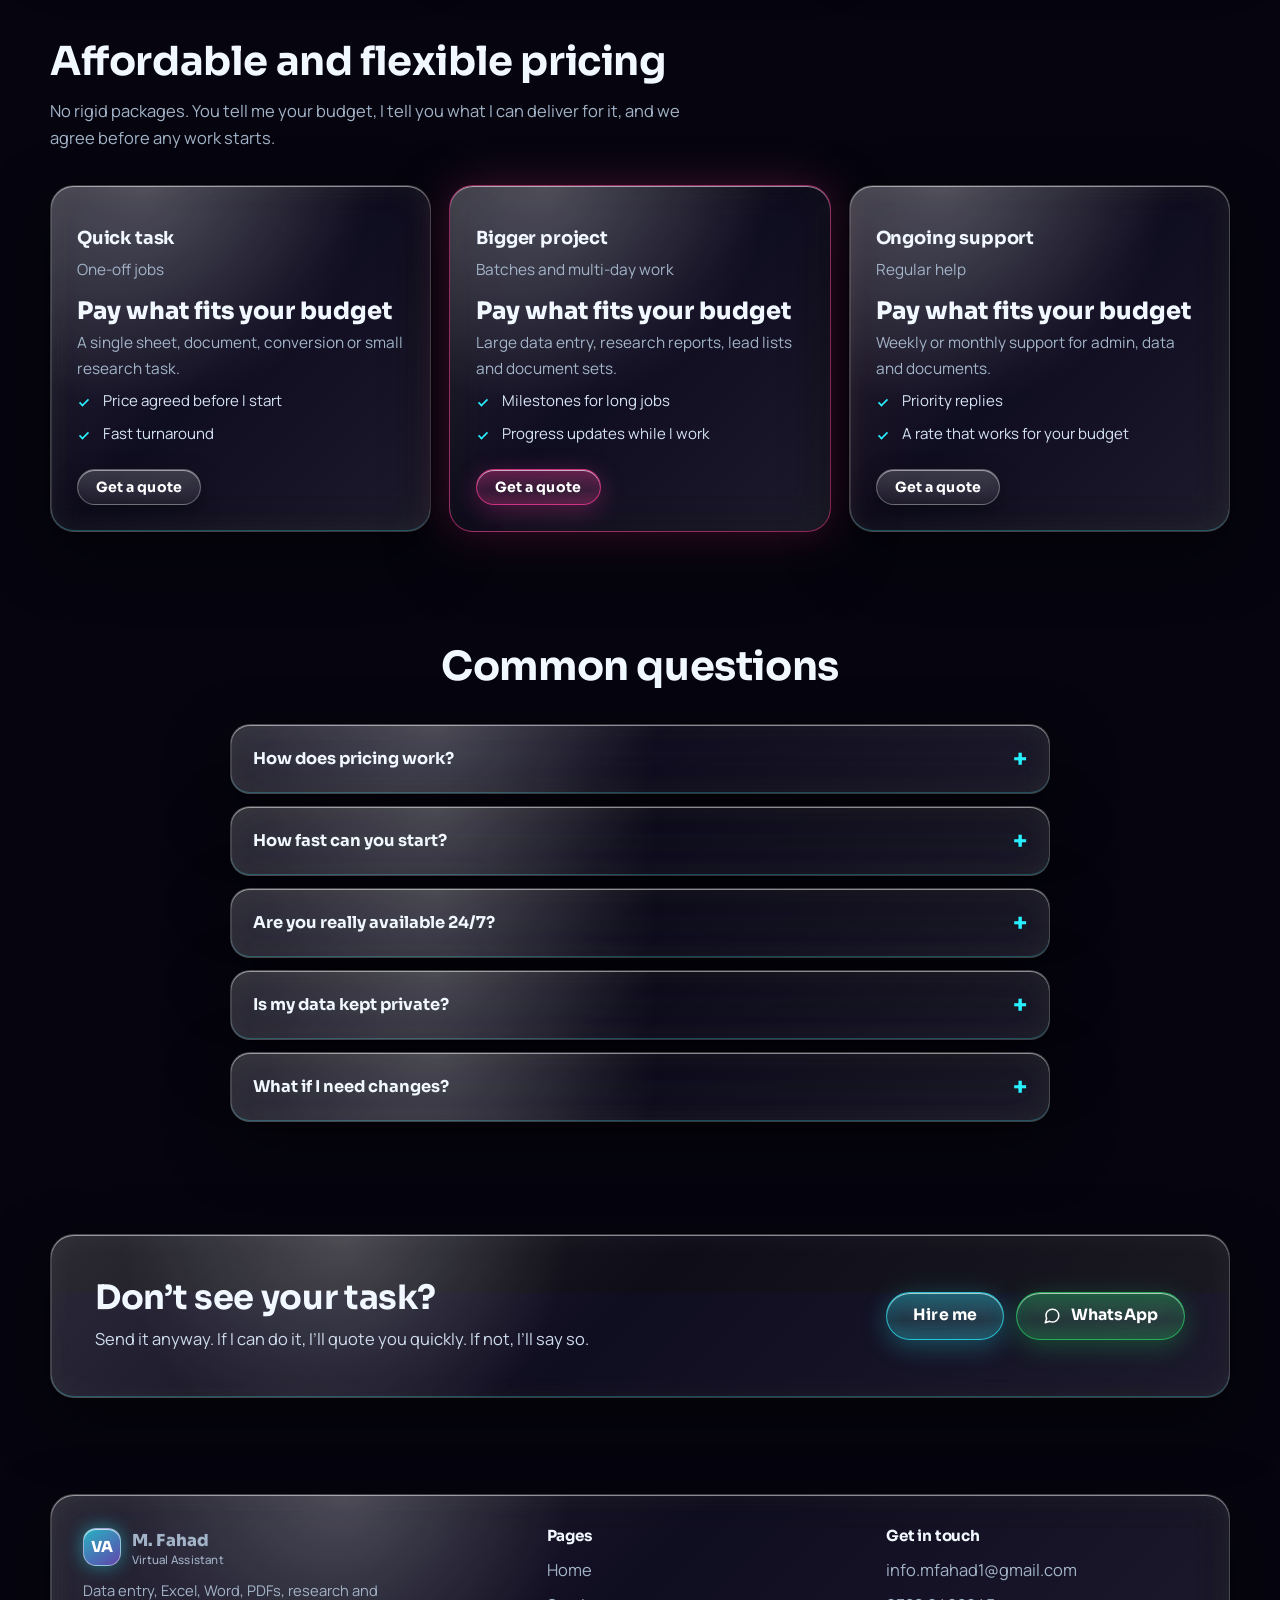
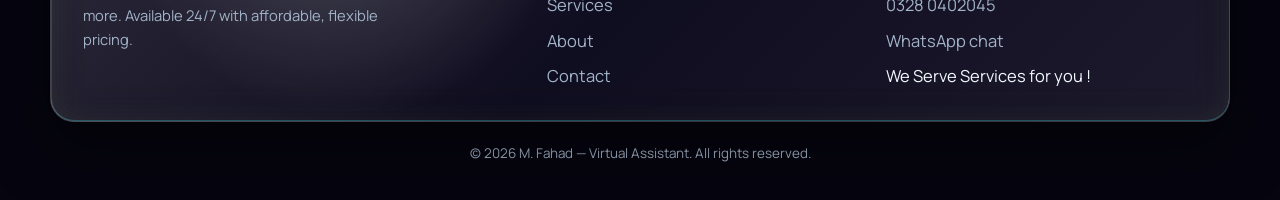
<file: services.html>
<!doctype html>
<html lang="en">
<head>
<meta charset="utf-8">
<meta name="viewport" content="width=device-width, initial-scale=1, viewport-fit=cover">
<title>Services — M. Fahad | Virtual Assistant</title>
<meta name="description" content="Data entry, Excel, Word, assignment formatting, PDF editing, web research, lead generation, email support and social media help. Affordable and flexible pricing.">
<meta name="theme-color" content="#06050f">
<meta property="og:type" content="website">
<meta property="og:title" content="Services — M. Fahad | Virtual Assistant">
<meta property="og:description" content="Data entry, Excel, Word, assignment formatting, PDF editing, web research, lead generation, email support and social media help. Affordable and flexible pricing.">
<link rel="icon" href="data:image/svg+xml,%3Csvg xmlns='http://www.w3.org/2000/svg' viewBox='0 0 32 32'%3E%3Crect width='32' height='32' rx='9' fill='%2306050f'/%3E%3Ctext x='16' y='22' font-size='15' font-weight='800' text-anchor='middle' fill='%2328f0ff' font-family='Arial'%3EVA%3C/text%3E%3C/svg%3E">
<link rel="preconnect" href="https://fonts.googleapis.com">
<link rel="preconnect" href="https://fonts.gstatic.com" crossorigin>
<link href="https://fonts.googleapis.com/css2?family=Manrope:wght@400;500;600;700&family=Sora:wght@600;700;800&display=swap" rel="stylesheet">
<link rel="stylesheet" href="css/style.css">
<script>document.documentElement.classList.add('js')</script>
</head>
<body class="">
<a class="skip" href="#main">Skip to content</a>
<svg class="defs" width="0" height="0" aria-hidden="true" focusable="false">
  <filter id="refract" x="-5%" y="-5%" width="110%" height="110%" color-interpolation-filters="sRGB">
    <feTurbulence type="fractalNoise" baseFrequency="0.010 0.016" numOctaves="2" seed="11" result="n"/>
    <feDisplacementMap in="SourceGraphic" in2="n" scale="30" xChannelSelector="R" yChannelSelector="G"/>
  </filter>
</svg>
<div class="bg" aria-hidden="true"><i class="blob b1"></i><i class="blob b2"></i><i class="blob b3"></i><div class="floor"></div></div>
<header class="nav">
  <div class="nav-bar glass lens">
    <a class="brand" href="index.html" aria-label="M. Fahad Virtual Assistant, home">
      <span class="brand-mark">VA</span>
      <span>M. Fahad<small>Virtual Assistant</small></span>
    </a>
    <nav class="nav-links" id="site-menu" aria-label="Main"><a href="index.html">Home</a><a href="services.html" aria-current="page">Services</a><a href="about.html">About</a><a href="contact.html">Contact</a></nav>
    <a class="btn btn-sm nav-cta" href="contact.html">Hire me</a>
    <button class="btn btn-ghost menu-btn" type="button" aria-expanded="false" aria-controls="site-menu" aria-label="Open menu"><span></span></button>
  </div>
</header>
<main id="main">
<section class="page-head"><div class="wrap">
  <h1>Services built around your to-do list</h1>
  <p class="lead">Everything below is available 24/7. Tell me what you need and your budget, and we’ll agree on the details together.</p>
</div></section>
<section><div class="wrap"><div class="grid g3"><article class="glass card"><div class="bubble" aria-hidden="true">📊</div><h3>Data Entry & Management</h3><p>Clean, accurate entry into Excel, Google Sheets or your own system.</p><ul class="ticks"><li>Typing from images, PDFs and scans</li><li>Sorting, cleaning and de-duplicating</li><li>Double-checked before delivery</li></ul><a class="btn btn-sm btn-ghost" style="margin-top:20px" href="contact.html?service=Data%20Entry#form">Ask about this</a></article><article class="glass card"><div class="bubble" aria-hidden="true">📈</div><h3>Microsoft Excel</h3><p>Sheets that are tidy, formatted and ready to use.</p><ul class="ticks"><li>Tables, formulas and charts</li><li>Formatting and report layouts</li><li>Cleaning messy spreadsheets</li></ul><a class="btn btn-sm btn-ghost" style="margin-top:20px" href="contact.html?service=Excel%20Work#form">Ask about this</a></article><article class="glass card"><div class="bubble" aria-hidden="true">📝</div><h3>Word & Document Formatting</h3><p>Professional documents that look right the first time.</p><ul class="ticks"><li>Typing and formatting reports, letters, CVs</li><li>Headings, contents pages, consistent styles</li><li>Editing and proofreading support</li></ul><a class="btn btn-sm btn-ghost" style="margin-top:20px" href="contact.html?service=Word%20%26%20Documents#form">Ask about this</a></article><article class="glass card"><div class="bubble" aria-hidden="true">🎓</div><h3>Assignments & Formatting</h3><p>Typing and presentation help so your work looks polished.</p><ul class="ticks"><li>Typing from handwritten notes</li><li>Layout, headings and reference formatting</li><li>Presentation-ready final files</li></ul><a class="btn btn-sm btn-ghost" style="margin-top:20px" href="contact.html?service=Assignments#form">Ask about this</a></article><article class="glass card"><div class="bubble" aria-hidden="true">🔎</div><h3>Web Research & Copy-Paste</h3><p>Information collected for you and organised in one place.</p><ul class="ticks"><li>Topic and competitor research</li><li>Collecting details into a sheet</li><li>Summaries you can read in minutes</li></ul><a class="btn btn-sm btn-ghost" style="margin-top:20px" href="contact.html?service=Web%20Research#form">Ask about this</a></article><article class="glass card"><div class="bubble" aria-hidden="true">📄</div><h3>PDF Editing & Conversion</h3><p>Move between formats without losing the layout.</p><ul class="ticks"><li>PDF to Word and Excel (and back)</li><li>Merge, split and clean up PDFs</li><li>Edit text, fill and organise forms</li></ul><a class="btn btn-sm btn-ghost" style="margin-top:20px" href="contact.html?service=PDF%20Editing%20%26%20Conversion#form">Ask about this</a></article><article class="glass card"><div class="bubble" aria-hidden="true">🎯</div><h3>Lead Generation</h3><p>Lists of potential customers, built for your business.</p><ul class="ticks"><li>Public business contact details</li><li>Organised by niche or location</li><li>Delivered in a ready-to-use sheet</li></ul><a class="btn btn-sm btn-ghost" style="margin-top:20px" href="contact.html?service=Lead%20Generation#form">Ask about this</a></article><article class="glass card"><div class="bubble" aria-hidden="true">📧</div><h3>Email & Admin Support</h3><p>Daily admin handled so you can focus on growth.</p><ul class="ticks"><li>Inbox organisation and replies</li><li>Records, schedules and task lists</li><li>Routine business paperwork</li></ul><a class="btn btn-sm btn-ghost" style="margin-top:20px" href="contact.html?service=Email%20%26%20Admin%20Support#form">Ask about this</a></article><article class="glass card"><div class="bubble" aria-hidden="true">📱</div><h3>Social Media Support</h3><p>Content organised and posts scheduled.</p><ul class="ticks"><li>Scheduling posts</li><li>Captions and content calendars</li><li>Profile and content organisation</li></ul><a class="btn btn-sm btn-ghost" style="margin-top:20px" href="contact.html?service=Social%20Media%20Support#form">Ask about this</a></article></div></div></section>
<section><div class="wrap">
  <div class="sec-head"><h2>Affordable and flexible pricing</h2><p>No rigid packages. You tell me your budget, I tell you what I can deliver for it, and we agree before any work starts.</p></div>
  <div class="grid g3"><article class="glass card price"><h3>Quick task</h3><p class="muted">One-off jobs</p><div class="tag">Pay what fits your budget</div><p>A single sheet, document, conversion or small research task.</p><ul class="ticks"><li>Price agreed before I start</li><li>Fast turnaround</li></ul><a class="btn btn-sm btn-ghost" style="margin-top:22px" href="contact.html">Get a quote</a></article><article class="glass card price hot"><h3>Bigger project</h3><p class="muted">Batches and multi-day work</p><div class="tag">Pay what fits your budget</div><p>Large data entry, research reports, lead lists and document sets.</p><ul class="ticks"><li>Milestones for long jobs</li><li>Progress updates while I work</li></ul><a class="btn btn-sm btn-pink" style="margin-top:22px" href="contact.html">Get a quote</a></article><article class="glass card price"><h3>Ongoing support</h3><p class="muted">Regular help</p><div class="tag">Pay what fits your budget</div><p>Weekly or monthly support for admin, data and documents.</p><ul class="ticks"><li>Priority replies</li><li>A rate that works for your budget</li></ul><a class="btn btn-sm btn-ghost" style="margin-top:22px" href="contact.html">Get a quote</a></article></div>
</div></section>
<section><div class="wrap"><div class="sec-head center"><h2>Common questions</h2></div><div class="faq"><details class="glass"><summary>How does pricing work?</summary><p>Pricing is affordable and flexible. Tell me the task and your budget, and we agree on a fair price and deadline before I start. No surprises afterwards.</p></details><details class="glass"><summary>How fast can you start?</summary><p>Usually right away. Send the details through the contact form, WhatsApp or an Instagram DM and I'll reply with next steps.</p></details><details class="glass"><summary>Are you really available 24/7?</summary><p>Yes. Send your task any time and I'll pick it up as soon as possible, whatever the time zone.</p></details><details class="glass"><summary>Is my data kept private?</summary><p>Your files are used only for your task and are not shared with anyone else. If something is sensitive, tell me up front and we'll handle it carefully.</p></details><details class="glass"><summary>What if I need changes?</summary><p>Tell me what to adjust and I'll fix it. The job isn't done until you're happy with it.</p></details></div></div></section>
<section><div class="wrap"><div class="glass lens band">
  <div><h2>Don’t see your task?</h2><p>Send it anyway. If I can do it, I’ll quote you quickly. If not, I’ll say so.</p></div>
  <div class="hero-actions"><a class="btn" href="contact.html">Hire me</a><a class="btn btn-wa" href="https://wa.me/923280402045?text=Hi%20Fahad%2C%20I%20need%20a%20virtual%20assistant." target="_blank" rel="noopener"><svg viewBox="0 0 24 24" fill="none" stroke="currentColor" stroke-width="2" stroke-linecap="round" stroke-linejoin="round" aria-hidden="true"><path d="M21 11.5a8.38 8.38 0 0 1-.9 3.8 8.5 8.5 0 0 1-7.6 4.7 8.38 8.38 0 0 1-3.8-.9L3 21l1.9-5.7a8.38 8.38 0 0 1-.9-3.8 8.5 8.5 0 0 1 4.7-7.6 8.38 8.38 0 0 1 3.8-.9h.5a8.48 8.48 0 0 1 8 8v.5z"/></svg> WhatsApp</a></div>
</div></div></section>
</main>
<footer class="footer">
  <div class="wrap">
    <div class="glass foot">
      <div>
        <a class="brand" href="index.html"><span class="brand-mark">VA</span><span>M. Fahad<small>Virtual Assistant</small></span></a>
        <p>Data entry, Excel, Word, PDFs, research and more. Available 24/7 with affordable, flexible pricing.</p>
      </div>
      <div>
        <h4>Pages</h4>
        <ul><li><a href="index.html">Home</a></li><li><a href="services.html">Services</a></li><li><a href="about.html">About</a></li><li><a href="contact.html">Contact</a></li></ul>
      </div>
      <div>
        <h4>Get in touch</h4>
        <ul>
          <li><a href="mailto:info.mfahad1@gmail.com">info.mfahad1@gmail.com</a></li>
          <li><a href="tel:+923280402045">0328 0402045</a></li>
          <li><a href="https://wa.me/923280402045?text=Hi%20Fahad%2C%20I%20need%20a%20virtual%20assistant." target="_blank" rel="noopener">WhatsApp chat</a></li>
          <li>We Serve Services for you !</li>
        </ul>
      </div>
    </div>
    <p class="copy">© <span data-year>2026</span> M. Fahad — Virtual Assistant. All rights reserved.</p>
  </div>
</footer>
<div class="fab">
  <a class="btn btn-wa" href="https://wa.me/923280402045?text=Hi%20Fahad%2C%20I%20need%20a%20virtual%20assistant." target="_blank" rel="noopener" aria-label="Chat on WhatsApp"><svg viewBox="0 0 24 24" fill="none" stroke="currentColor" stroke-width="2" stroke-linecap="round" stroke-linejoin="round" aria-hidden="true"><path d="M21 11.5a8.38 8.38 0 0 1-.9 3.8 8.5 8.5 0 0 1-7.6 4.7 8.38 8.38 0 0 1-3.8-.9L3 21l1.9-5.7a8.38 8.38 0 0 1-.9-3.8 8.5 8.5 0 0 1 4.7-7.6 8.38 8.38 0 0 1 3.8-.9h.5a8.48 8.48 0 0 1 8 8v.5z"/></svg></a>
  <a class="btn" href="tel:+923280402045" aria-label="Call 0328 0402045"><svg viewBox="0 0 24 24" fill="none" stroke="currentColor" stroke-width="2" stroke-linecap="round" stroke-linejoin="round" aria-hidden="true"><path d="M22 16.92v3a2 2 0 0 1-2.18 2 19.79 19.79 0 0 1-8.63-3.07 19.5 19.5 0 0 1-6-6 19.79 19.79 0 0 1-3.07-8.67A2 2 0 0 1 4.11 2h3a2 2 0 0 1 2 1.72 12.84 12.84 0 0 0 .7 2.81 2 2 0 0 1-.45 2.11L8.09 9.91a16 16 0 0 0 6 6l1.27-1.27a2 2 0 0 1 2.11-.45 12.84 12.84 0 0 0 2.81.7A2 2 0 0 1 22 16.92z"/></svg></a>
</div>
<script src="js/main.js" defer></script>
</body>
</html>
</file>
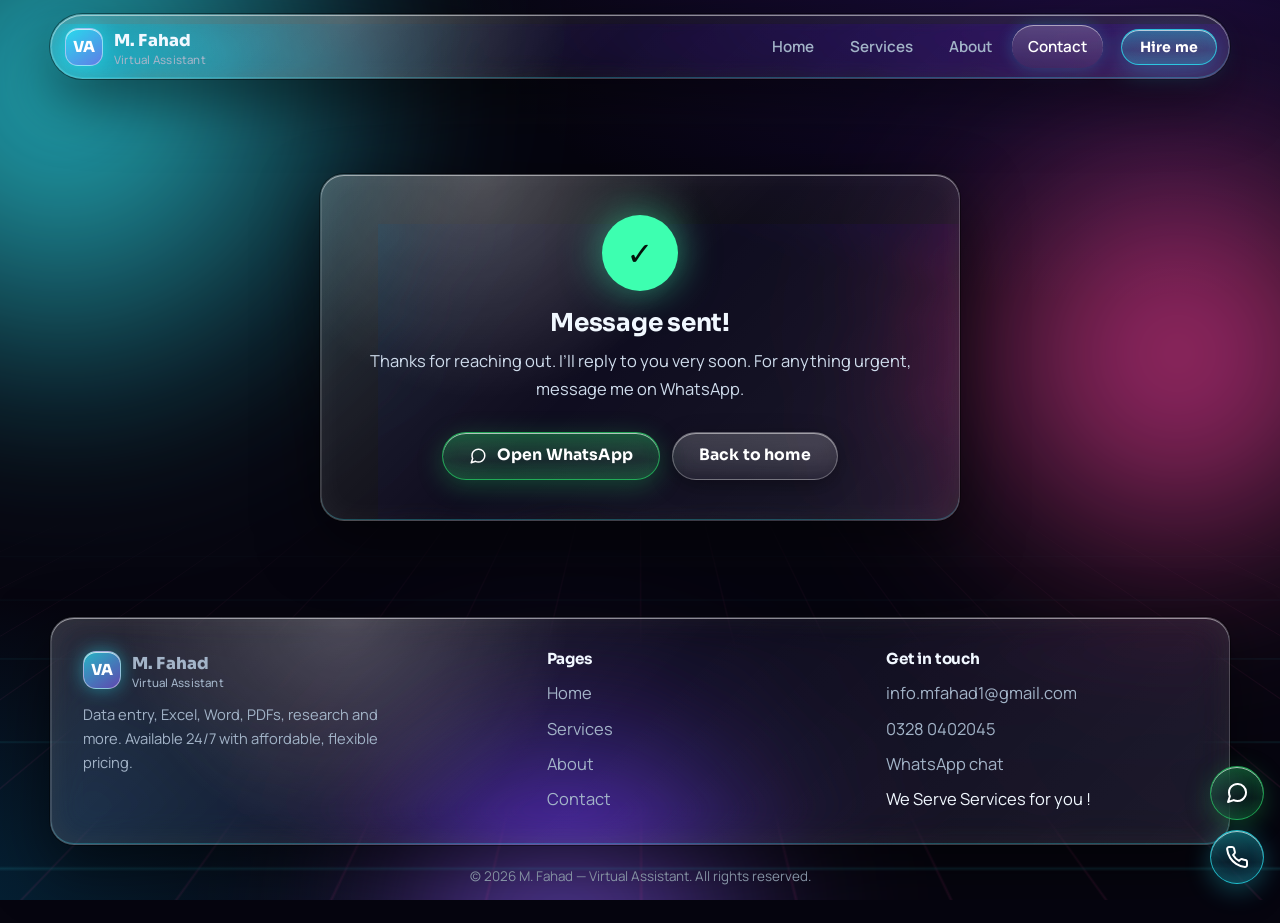
<file: thanks.html>
<!doctype html>
<html lang="en">
<head>
<meta name="robots" content="noindex">
<meta charset="utf-8">
<meta name="viewport" content="width=device-width, initial-scale=1, viewport-fit=cover">
<title>Thank you — M. Fahad | Virtual Assistant</title>
<meta name="description" content="Your message was sent.">
<meta name="theme-color" content="#06050f">
<meta property="og:type" content="website">
<meta property="og:title" content="Thank you — M. Fahad | Virtual Assistant">
<meta property="og:description" content="Your message was sent.">
<link rel="icon" href="data:image/svg+xml,%3Csvg xmlns='http://www.w3.org/2000/svg' viewBox='0 0 32 32'%3E%3Crect width='32' height='32' rx='9' fill='%2306050f'/%3E%3Ctext x='16' y='22' font-size='15' font-weight='800' text-anchor='middle' fill='%2328f0ff' font-family='Arial'%3EVA%3C/text%3E%3C/svg%3E">
<link rel="preconnect" href="https://fonts.googleapis.com">
<link rel="preconnect" href="https://fonts.gstatic.com" crossorigin>
<link href="https://fonts.googleapis.com/css2?family=Manrope:wght@400;500;600;700&family=Sora:wght@600;700;800&display=swap" rel="stylesheet">
<link rel="stylesheet" href="css/style.css">
<script>document.documentElement.classList.add('js')</script>
</head>
<body class="">
<a class="skip" href="#main">Skip to content</a>
<svg class="defs" width="0" height="0" aria-hidden="true" focusable="false">
  <filter id="refract" x="-5%" y="-5%" width="110%" height="110%" color-interpolation-filters="sRGB">
    <feTurbulence type="fractalNoise" baseFrequency="0.010 0.016" numOctaves="2" seed="11" result="n"/>
    <feDisplacementMap in="SourceGraphic" in2="n" scale="30" xChannelSelector="R" yChannelSelector="G"/>
  </filter>
</svg>
<div class="bg" aria-hidden="true"><i class="blob b1"></i><i class="blob b2"></i><i class="blob b3"></i><div class="floor"></div></div>
<header class="nav">
  <div class="nav-bar glass lens">
    <a class="brand" href="index.html" aria-label="M. Fahad Virtual Assistant, home">
      <span class="brand-mark">VA</span>
      <span>M. Fahad<small>Virtual Assistant</small></span>
    </a>
    <nav class="nav-links" id="site-menu" aria-label="Main"><a href="index.html">Home</a><a href="services.html">Services</a><a href="about.html">About</a><a href="contact.html" aria-current="page">Contact</a></nav>
    <a class="btn btn-sm nav-cta" href="contact.html">Hire me</a>
    <button class="btn btn-ghost menu-btn" type="button" aria-expanded="false" aria-controls="site-menu" aria-label="Open menu"><span></span></button>
  </div>
</header>
<main id="main"><section><div class="wrap" style="max-width:640px">
  <div class="glass lens success">
    <div class="big" aria-hidden="true">✓</div>
    <h2>Message sent!</h2>
    <p>Thanks for reaching out. I’ll reply to you very soon. For anything urgent, message me on WhatsApp.</p>
    <div class="hero-actions" style="justify-content:center"><a class="btn btn-wa" href="https://wa.me/923280402045?text=Hi%20Fahad%2C%20I%20need%20a%20virtual%20assistant." target="_blank" rel="noopener"><svg viewBox="0 0 24 24" fill="none" stroke="currentColor" stroke-width="2" stroke-linecap="round" stroke-linejoin="round" aria-hidden="true"><path d="M21 11.5a8.38 8.38 0 0 1-.9 3.8 8.5 8.5 0 0 1-7.6 4.7 8.38 8.38 0 0 1-3.8-.9L3 21l1.9-5.7a8.38 8.38 0 0 1-.9-3.8 8.5 8.5 0 0 1 4.7-7.6 8.38 8.38 0 0 1 3.8-.9h.5a8.48 8.48 0 0 1 8 8v.5z"/></svg> Open WhatsApp</a><a class="btn btn-ghost" href="index.html">Back to home</a></div>
  </div>
</div></section></main>
<footer class="footer">
  <div class="wrap">
    <div class="glass foot">
      <div>
        <a class="brand" href="index.html"><span class="brand-mark">VA</span><span>M. Fahad<small>Virtual Assistant</small></span></a>
        <p>Data entry, Excel, Word, PDFs, research and more. Available 24/7 with affordable, flexible pricing.</p>
      </div>
      <div>
        <h4>Pages</h4>
        <ul><li><a href="index.html">Home</a></li><li><a href="services.html">Services</a></li><li><a href="about.html">About</a></li><li><a href="contact.html">Contact</a></li></ul>
      </div>
      <div>
        <h4>Get in touch</h4>
        <ul>
          <li><a href="mailto:info.mfahad1@gmail.com">info.mfahad1@gmail.com</a></li>
          <li><a href="tel:+923280402045">0328 0402045</a></li>
          <li><a href="https://wa.me/923280402045?text=Hi%20Fahad%2C%20I%20need%20a%20virtual%20assistant." target="_blank" rel="noopener">WhatsApp chat</a></li>
          <li>We Serve Services for you !</li>
        </ul>
      </div>
    </div>
    <p class="copy">© <span data-year>2026</span> M. Fahad — Virtual Assistant. All rights reserved.</p>
  </div>
</footer>
<div class="fab">
  <a class="btn btn-wa" href="https://wa.me/923280402045?text=Hi%20Fahad%2C%20I%20need%20a%20virtual%20assistant." target="_blank" rel="noopener" aria-label="Chat on WhatsApp"><svg viewBox="0 0 24 24" fill="none" stroke="currentColor" stroke-width="2" stroke-linecap="round" stroke-linejoin="round" aria-hidden="true"><path d="M21 11.5a8.38 8.38 0 0 1-.9 3.8 8.5 8.5 0 0 1-7.6 4.7 8.38 8.38 0 0 1-3.8-.9L3 21l1.9-5.7a8.38 8.38 0 0 1-.9-3.8 8.5 8.5 0 0 1 4.7-7.6 8.38 8.38 0 0 1 3.8-.9h.5a8.48 8.48 0 0 1 8 8v.5z"/></svg></a>
  <a class="btn" href="tel:+923280402045" aria-label="Call 0328 0402045"><svg viewBox="0 0 24 24" fill="none" stroke="currentColor" stroke-width="2" stroke-linecap="round" stroke-linejoin="round" aria-hidden="true"><path d="M22 16.92v3a2 2 0 0 1-2.18 2 19.79 19.79 0 0 1-8.63-3.07 19.5 19.5 0 0 1-6-6 19.79 19.79 0 0 1-3.07-8.67A2 2 0 0 1 4.11 2h3a2 2 0 0 1 2 1.72 12.84 12.84 0 0 0 .7 2.81 2 2 0 0 1-.45 2.11L8.09 9.91a16 16 0 0 0 6 6l1.27-1.27a2 2 0 0 1 2.11-.45 12.84 12.84 0 0 0 2.81.7A2 2 0 0 1 22 16.92z"/></svg></a>
</div>
<script src="js/main.js" defer></script>
</body>
</html>
</file>
<file: css/style.css>
/* ============================================================
   M. Fahad — Virtual Assistant
   Liquid glass · neon night palette · fully responsive
   ============================================================ */
:root {
  --void: #06050f;
  --ink: #f1f8ff;
  --dim: #a3b4c8;
  --cyan: #28f0ff;
  --violet: #8a5cff;
  --pink: #ff3d9a;
  --amber: #ffcf4a;
  --ok: #3dffb0;
  --wa: #25d366;
  --radius: 24px;
  --head: "Sora", "Segoe UI", system-ui, -apple-system, sans-serif;
  --body: "Manrope", "Segoe UI", system-ui, -apple-system, sans-serif;
}
*, *::before, *::after { box-sizing: border-box; }
html { scroll-behavior: smooth; -webkit-text-size-adjust: 100%; }
body {
  margin: 0; min-height: 100vh; color: var(--ink); background: var(--void);
  font: 16.5px/1.65 var(--body); -webkit-font-smoothing: antialiased; overflow-x: hidden;
}
img, svg { max-width: 100%; display: block; }
a { color: inherit; text-decoration: none; }
h1, h2, h3, h4 { font-family: var(--head); line-height: 1.15; margin: 0; letter-spacing: -.01em; }
p { margin: 0; }
ul { margin: 0; padding: 0; list-style: none; }
button, input, select, textarea { font: inherit; color: inherit; }
:focus-visible { outline: 2px solid var(--cyan); outline-offset: 3px; border-radius: 10px; }
.defs { position: absolute; width: 0; height: 0; }
.sr { position: absolute; width: 1px; height: 1px; margin: -1px; overflow: hidden; clip: rect(0 0 0 0); white-space: nowrap; }
.skip { position: absolute; left: 12px; top: -60px; z-index: 100; padding: 10px 16px; background: #fff; color: #000; border-radius: 10px; }
.skip:focus { top: 12px; }

/* ── living background ── */
.bg { position: fixed; inset: 0; z-index: -2; overflow: hidden;
  background: radial-gradient(1100px 650px at 85% -10%, #1d0c42 0%, transparent 60%), radial-gradient(900px 600px at -10% 105%, #05293f 0%, transparent 60%), var(--void); }
.blob { position: absolute; border-radius: 50%; filter: blur(80px); opacity: .8; mix-blend-mode: screen; will-change: transform; }
.b1 { width: 52vmax; height: 52vmax; left: -16vmax; top: -14vmax; background: radial-gradient(circle at 40% 40%, var(--cyan), transparent 66%); animation: d1 28s ease-in-out infinite alternate; }
.b2 { width: 44vmax; height: 44vmax; right: -14vmax; top: 8vh; background: radial-gradient(circle, var(--pink), transparent 66%); animation: d2 34s ease-in-out infinite alternate; }
.b3 { width: 40vmax; height: 40vmax; left: 24vw; bottom: -22vmax; background: radial-gradient(circle, var(--violet), transparent 66%); animation: d3 25s ease-in-out infinite alternate; }
@keyframes d1 { to { transform: translate(18vw, 14vh) scale(1.15); } }
@keyframes d2 { to { transform: translate(-22vw, 18vh) scale(.9); } }
@keyframes d3 { to { transform: translate(14vw, -16vh) scale(1.2); } }
.floor { position: absolute; left: -50%; right: -50%; bottom: -8%; height: 50%; opacity: .28;
  background-image: linear-gradient(rgba(40,240,255,.4) 1px, transparent 1px), linear-gradient(90deg, rgba(255,61,154,.32) 1px, transparent 1px);
  background-size: 64px 64px; transform: perspective(500px) rotateX(62deg); transform-origin: top;
  -webkit-mask-image: linear-gradient(to bottom, transparent, #000 70%); mask-image: linear-gradient(to bottom, transparent, #000 70%);
  animation: floor 6s linear infinite; }
@keyframes floor { to { background-position: 0 64px, 64px 0; } }

/* ── liquid glass surface ── */
.glass {
  position: relative; border-radius: var(--radius); overflow: hidden; isolation: isolate;
  background: linear-gradient(135deg, rgba(255,255,255,.15), rgba(255,255,255,.04) 48%, rgba(255,255,255,.09));
  border: 1px solid rgba(255,255,255,.17);
  -webkit-backdrop-filter: blur(20px) saturate(185%); backdrop-filter: blur(20px) saturate(185%);
  box-shadow: inset 0 1px 0 rgba(255,255,255,.5), inset 0 -1px 0 rgba(40,240,255,.26), inset 1px 0 0 rgba(255,255,255,.12),
              inset 0 0 30px rgba(255,255,255,.05), 0 22px 60px rgba(0,0,0,.5), 0 0 0 1px rgba(0,0,0,.4);
}
.glass::before { /* specular light that follows the pointer */
  content: ""; position: absolute; inset: 0; z-index: -1; pointer-events: none; mix-blend-mode: screen; border-radius: inherit;
  background: radial-gradient(360px circle at var(--mx, 25%) var(--my, 0%), rgba(255,255,255,.2), transparent 62%);
}
@supports (backdrop-filter: url(#refract)) {
  .glass.lens { backdrop-filter: blur(9px) saturate(190%) url(#refract); }
}
.glass.soft { background: rgba(255,255,255,.055); box-shadow: inset 0 1px 0 rgba(255,255,255,.3), inset 0 0 18px rgba(255,255,255,.04); -webkit-backdrop-filter: none; backdrop-filter: none; border-radius: 18px; }

/* ── glass buttons: refraction sheen + pointer light + shine sweep ── */
.btn {
  --tint: 40, 240, 255;
  position: relative; display: inline-flex; align-items: center; justify-content: center; gap: .6rem;
  padding: 14px 26px; border-radius: 999px; cursor: pointer; isolation: isolate; overflow: hidden;
  font: 700 .98rem/1 var(--head); letter-spacing: .01em; color: #fff; white-space: nowrap;
  background: linear-gradient(180deg, rgba(var(--tint), .34), rgba(var(--tint), .1) 60%, rgba(var(--tint), .2));
  border: 1px solid rgba(var(--tint), .7);
  -webkit-backdrop-filter: blur(12px) saturate(170%); backdrop-filter: blur(12px) saturate(170%);
  box-shadow: inset 0 1px 0 rgba(255,255,255,.65), inset 0 -8px 16px rgba(var(--tint), .12), 0 6px 26px rgba(var(--tint), .28);
  transition: transform .18s cubic-bezier(.2,.8,.2,1), box-shadow .25s, border-color .25s;
}
.btn::before { content: ""; position: absolute; inset: 0; z-index: -1; opacity: 0; transition: opacity .25s;
  background: radial-gradient(120px circle at var(--mx, 50%) var(--my, 50%), rgba(255,255,255,.55), transparent 70%); }
.btn::after { content: ""; position: absolute; top: 0; bottom: 0; left: -70%; width: 45%; z-index: -1; pointer-events: none;
  background: linear-gradient(100deg, transparent, rgba(255,255,255,.55), transparent); transform: skewX(-20deg); }
.btn:hover { transform: translateY(-2px); box-shadow: inset 0 1px 0 rgba(255,255,255,.8), inset 0 -8px 16px rgba(var(--tint), .16), 0 10px 38px rgba(var(--tint), .5); }
.btn:hover::before { opacity: 1; }
.btn:hover::after { left: 130%; transition: left .7s ease; }
.btn:active { transform: translateY(1px) scale(.98); }
.btn:disabled { opacity: .55; cursor: wait; transform: none; }
.btn-violet { --tint: 138, 92, 255; }
.btn-pink { --tint: 255, 61, 154; }
.btn-wa { --tint: 37, 211, 102; }
.btn-ghost { --tint: 255, 255, 255; border-color: rgba(255,255,255,.28); background: linear-gradient(180deg, rgba(255,255,255,.16), rgba(255,255,255,.04)); box-shadow: inset 0 1px 0 rgba(255,255,255,.5), 0 6px 22px rgba(0,0,0,.35); }
.btn-ghost:hover { box-shadow: inset 0 1px 0 rgba(255,255,255,.7), 0 10px 32px rgba(255,255,255,.18); }
.btn-sm { padding: 10px 18px; font-size: .88rem; }
.btn-block { width: 100%; }
.btn svg { width: 18px; height: 18px; flex: none; }

/* ── layout ── */
.wrap { width: min(1180px, 100% - 40px); margin-inline: auto; }
main { padding-top: 118px; }
section { padding: 56px 0; }
.sec-head { max-width: 640px; margin-bottom: 34px; }
.sec-head h2 { font-size: clamp(1.7rem, 3.6vw, 2.5rem); }
.sec-head p { margin-top: 12px; color: var(--dim); }
.center { text-align: center; margin-inline: auto; }
.lead { font-size: 1.12rem; color: #cfdcec; max-width: 56ch; }
.muted { color: var(--dim); }
.grid { display: grid; gap: 18px; }
.g2 { grid-template-columns: repeat(2, 1fr); }
.g3 { grid-template-columns: repeat(3, 1fr); }
.g4 { grid-template-columns: repeat(4, 1fr); }

/* ── navigation ── */
.nav { position: fixed; z-index: 50; top: 14px; left: 0; right: 0; }
.nav-bar.glass { overflow: visible; }
.nav-bar { width: min(1180px, 100% - 28px); margin-inline: auto; display: flex; align-items: center; gap: 14px; padding: 10px 12px 10px 14px; border-radius: 999px; }
.brand { display: flex; align-items: center; gap: 11px; font-family: var(--head); font-weight: 800; letter-spacing: .01em; }
.brand-mark { width: 38px; height: 38px; border-radius: 13px; display: grid; place-items: center; font-size: .95rem; color: #fff;
  background: linear-gradient(145deg, rgba(40,240,255,.7), rgba(138,92,255,.6)); border: 1px solid rgba(255,255,255,.45);
  box-shadow: inset 0 1px 0 rgba(255,255,255,.7), 0 0 18px rgba(40,240,255,.45); }
.brand small { display: block; font: 500 .72rem/1.1 var(--body); color: var(--dim); letter-spacing: .02em; }
.nav-links { display: flex; gap: 4px; margin-left: auto; }
.nav-links a { padding: 9px 16px; border-radius: 999px; color: var(--dim); font-weight: 600; font-size: .95rem; transition: color .2s, background .2s, box-shadow .2s; }
.nav-links a:hover { color: #fff; background: rgba(255,255,255,.09); }
.nav-links a[aria-current="page"] { color: #fff; background: linear-gradient(180deg, rgba(255,255,255,.2), rgba(255,255,255,.06)); box-shadow: inset 0 1px 0 rgba(255,255,255,.5), 0 0 16px rgba(40,240,255,.22); }
.nav-cta { margin-left: 4px; }
.menu-btn { display: none; margin-left: auto; width: 44px; height: 44px; padding: 0; border-radius: 14px; }
.menu-btn span { position: relative; display: block; width: 18px; height: 2px; background: #fff; border-radius: 2px; transition: background .2s; }
.menu-btn span::before, .menu-btn span::after { content: ""; position: absolute; left: 0; width: 18px; height: 2px; background: #fff; border-radius: 2px; transition: transform .25s; }
.menu-btn span::before { top: -6px; } .menu-btn span::after { top: 6px; }
.menu-btn[aria-expanded="true"] span { background: transparent; }
.menu-btn[aria-expanded="true"] span::before { transform: translateY(6px) rotate(45deg); }
.menu-btn[aria-expanded="true"] span::after { transform: translateY(-6px) rotate(-45deg); }

/* ── hero ── */
.hero { padding-top: 30px; }
.hero-grid { display: grid; grid-template-columns: 1.08fr .92fr; gap: 44px; align-items: center; }
.pill { display: inline-flex; align-items: center; gap: 10px; padding: 7px 15px 7px 11px; border-radius: 999px; font-size: .86rem; font-weight: 600; color: #dff7ff; }
.dot { width: 9px; height: 9px; border-radius: 50%; background: var(--ok); box-shadow: 0 0 0 0 rgba(61,255,176,.6); animation: pulse 2.2s infinite; }
@keyframes pulse { 70% { box-shadow: 0 0 0 9px rgba(61,255,176,0); } 100% { box-shadow: 0 0 0 0 rgba(61,255,176,0); } }
.hero h1 { font-size: clamp(2.35rem, 6vw, 4.1rem); margin: 22px 0 18px; font-weight: 800; letter-spacing: -.025em; text-shadow: 0 0 40px rgba(40,240,255,.28); }
.hero-actions { display: flex; flex-wrap: wrap; gap: 12px; margin-top: 30px; }
.chips { display: flex; flex-wrap: wrap; gap: 10px; margin-top: 28px; }
.chip { padding: 8px 15px; border-radius: 999px; font-size: .88rem; font-weight: 600; color: #e6f4ff; background: rgba(255,255,255,.07); border: 1px solid rgba(255,255,255,.16); box-shadow: inset 0 1px 0 rgba(255,255,255,.28); }

.queue { padding: 22px; }
.queue-head { display: flex; align-items: center; justify-content: space-between; gap: 10px; margin-bottom: 16px; }
.queue-head h2 { font-size: 1.05rem; }
.queue-head span { font-size: .8rem; color: var(--dim); }
.queue li { display: flex; align-items: center; gap: 14px; padding: 13px 14px; border-radius: 16px; background: rgba(255,255,255,.055); border: 1px solid rgba(255,255,255,.1); transition: background .3s, border-color .3s; }
.queue li + li { margin-top: 10px; }
.queue .ico { width: 38px; height: 38px; border-radius: 12px; display: grid; place-items: center; font-size: 1.1rem; background: rgba(255,255,255,.08); flex: none; }
.queue .t { flex: 1; min-width: 0; font-weight: 600; font-size: .95rem; }
.queue .t small { display: block; font-weight: 500; color: var(--dim); font-size: .78rem; }
.st { width: 24px; height: 24px; border-radius: 50%; flex: none; border: 2px solid rgba(255,255,255,.25); position: relative; transition: all .3s; }
li[data-s="doing"] { background: rgba(40,240,255,.1); border-color: rgba(40,240,255,.45); }
li[data-s="doing"] .st { border-color: rgba(40,240,255,.3); border-top-color: var(--cyan); animation: spin .8s linear infinite; }
li[data-s="done"] .st { background: var(--ok); border-color: var(--ok); box-shadow: 0 0 14px rgba(61,255,176,.6); }
li[data-s="done"] .st::after { content: ""; position: absolute; left: 7px; top: 3px; width: 6px; height: 11px; border: solid #04120b; border-width: 0 2.5px 2.5px 0; transform: rotate(45deg); }
@keyframes spin { to { transform: rotate(360deg); } }
.queue-foot { margin-top: 16px; font-size: .82rem; color: var(--dim); text-align: center; }

/* ── cards ── */
.card { padding: 26px; transition: transform .25s cubic-bezier(.2,.8,.2,1), border-color .25s; }
.card:hover { transform: translateY(-4px); border-color: rgba(40,240,255,.4); }
.card h3 { font-size: 1.12rem; margin: 16px 0 8px; }
.card p { color: var(--dim); font-size: .96rem; }
.bubble { width: 52px; height: 52px; border-radius: 17px; display: grid; place-items: center; font-size: 1.5rem; background: linear-gradient(145deg, rgba(255,255,255,.22), rgba(255,255,255,.05)); border: 1px solid rgba(255,255,255,.3); box-shadow: inset 0 1px 0 rgba(255,255,255,.6), 0 0 20px rgba(138,92,255,.3); }
.ticks li { position: relative; padding-left: 26px; margin-top: 8px; color: #d6e3f2; font-size: .94rem; }
.ticks li::before { content: ""; position: absolute; left: 4px; top: .45em; width: 6px; height: 11px; border: solid var(--cyan); border-width: 0 2px 2px 0; transform: rotate(45deg) scale(.85); }
.step { padding: 26px; }
.step .no { display: grid; place-items: center; width: 44px; height: 44px; border-radius: 50%; font: 800 1.05rem var(--head); color: #fff; background: linear-gradient(145deg, rgba(40,240,255,.6), rgba(138,92,255,.5)); border: 1px solid rgba(255,255,255,.5); box-shadow: inset 0 1px 0 rgba(255,255,255,.7), 0 0 18px rgba(40,240,255,.4); }
.step h3 { margin: 16px 0 8px; font-size: 1.1rem; }
.step p { color: var(--dim); font-size: .96rem; }
.price { text-align: left; }
.price .tag { font: 800 1.5rem var(--head); margin: 14px 0 4px; }
.price.hot { border-color: rgba(255,61,154,.55); box-shadow: inset 0 1px 0 rgba(255,255,255,.55), 0 0 40px rgba(255,61,154,.22), 0 22px 60px rgba(0,0,0,.5); }

/* ── band / cta ── */
.band { padding: 44px; display: grid; grid-template-columns: 1fr auto; gap: 26px; align-items: center; }
.band h2 { font-size: clamp(1.5rem, 3.2vw, 2.1rem); }
.band p { color: #cfdcec; margin-top: 8px; }
.band .hero-actions { margin: 0; }

/* ── faq ── */
.faq { display: grid; gap: 12px; max-width: 820px; margin-inline: auto; }
.faq details { padding: 4px 22px; border-radius: 20px; }
.faq summary { cursor: pointer; list-style: none; padding: 18px 0; font: 700 1.02rem var(--head); display: flex; justify-content: space-between; align-items: center; gap: 16px; }
.faq summary::-webkit-details-marker { display: none; }
.faq summary::after { content: "+"; font-size: 1.5rem; line-height: 1; color: var(--cyan); transition: transform .25s; }
.faq details[open] summary::after { transform: rotate(45deg); }
.faq details p { padding: 0 0 20px; color: var(--dim); }

/* ── page header & about ── */
.page-head { padding: 26px 0 8px; }
.page-head h1 { font-size: clamp(2rem, 5vw, 3.2rem); font-weight: 800; letter-spacing: -.02em; max-width: 18ch; }
.page-head p { margin-top: 14px; }
.about-grid { display: grid; grid-template-columns: 1.1fr .9fr; gap: 22px; align-items: start; }
.panel { padding: 30px; }
.panel h2, .panel h3 { margin-bottom: 12px; }
.panel p + p { margin-top: 12px; }
.panel p { color: #cfdcec; }
.stat-row { display: grid; grid-template-columns: repeat(3, 1fr); gap: 14px; margin-top: 8px; }
.stat { padding: 20px 14px; text-align: center; border-radius: 18px; }
.stat b { display: block; font: 800 1.7rem var(--head); text-shadow: 0 0 22px rgba(40,240,255,.5); }
.stat span { font-size: .82rem; color: var(--dim); }
.tools { display: flex; flex-wrap: wrap; gap: 10px; margin-top: 8px; }

/* ── contact ── */
.contact-grid { display: grid; grid-template-columns: .85fr 1.15fr; gap: 22px; align-items: start; }
.info { display: flex; align-items: center; gap: 16px; padding: 18px 20px; transition: transform .25s, border-color .25s; }
.info:hover { transform: translateY(-3px); border-color: rgba(40,240,255,.45); }
.info + .info { margin-top: 14px; }
.info .bubble { width: 46px; height: 46px; font-size: 1.25rem; flex: none; }
.info b { display: block; font-family: var(--head); }
.info span { color: var(--dim); font-size: .92rem; word-break: break-word; }
.form { padding: 30px; }
.form h2 { font-size: 1.45rem; }
.fields { display: grid; grid-template-columns: 1fr 1fr; gap: 16px; margin-top: 22px; }
.field.full { grid-column: 1 / -1; }
.field label { display: block; margin-bottom: 7px; font-size: .88rem; font-weight: 600; color: #d6e3f2; }
.field input, .field select, .field textarea {
  width: 100%; padding: 14px 16px; border-radius: 16px; outline: none; border: 1px solid rgba(255,255,255,.2);
  background: rgba(6,5,15,.5); transition: border-color .2s, box-shadow .2s;
}
.field textarea { min-height: 140px; resize: vertical; }
.field select option { background: #120d26; color: #fff; }
.field input::placeholder, .field textarea::placeholder { color: rgba(163,180,200,.65); }
.field input:focus, .field select:focus, .field textarea:focus { border-color: var(--cyan); box-shadow: 0 0 0 3px rgba(40,240,255,.2), 0 0 26px rgba(40,240,255,.25); }
.hp { position: absolute; left: -9999px; height: 0; overflow: hidden; }
.form .btn { margin-top: 22px; }
.note { margin-top: 14px; font-size: .84rem; color: var(--dim); }
.msg { margin-top: 16px; padding: 14px 16px; border-radius: 16px; font-size: .94rem; }
.msg[hidden] { display: none; }
.msg.err { background: rgba(255,77,109,.12); border: 1px solid rgba(255,77,109,.5); }
.success { text-align: center; padding: 40px 24px; }
.success .big { width: 76px; height: 76px; margin: 0 auto 18px; border-radius: 50%; display: grid; place-items: center; font-size: 2rem; color: #04120b; background: var(--ok); box-shadow: 0 0 40px rgba(61,255,176,.55); }
.success h2 { margin-bottom: 10px; }
.success p { color: #cfdcec; margin-bottom: 22px; }

/* ── footer ── */
.footer { margin-top: 40px; padding: 0 0 36px; }
.foot { padding: 32px; display: grid; grid-template-columns: 1.4fr 1fr 1fr; gap: 28px; }
.foot h4 { font-size: .95rem; margin-bottom: 12px; }
.foot li + li { margin-top: 8px; }
.foot a { color: var(--dim); transition: color .2s; }
.foot a:hover { color: var(--cyan); }
.foot p { color: var(--dim); font-size: .92rem; margin-top: 12px; max-width: 34ch; }
.copy { text-align: center; margin-top: 20px; font-size: .84rem; color: var(--dim); }

/* ── floating contact buttons ── */
.fab { position: fixed; right: 16px; bottom: 16px; z-index: 40; display: grid; gap: 10px; }
.fab .btn { width: 54px; height: 54px; padding: 0; }
.fab .btn svg { width: 24px; height: 24px; }

/* ── responsive ── */
@media (max-width: 980px) {
  .hero-grid, .about-grid, .contact-grid { grid-template-columns: 1fr; }
  .g3, .g4 { grid-template-columns: repeat(2, 1fr); }
  .foot { grid-template-columns: 1fr 1fr; }
  .foot > div:first-child { grid-column: 1 / -1; }
  .band { grid-template-columns: 1fr; padding: 32px; }
}
@media (max-width: 820px) {
  .menu-btn { display: inline-flex; }
  .nav-cta { display: none; }
  .js .nav-links { position: absolute; left: 0; right: 0; top: calc(100% + 10px); flex-direction: column; margin: 0; padding: 12px; gap: 4px;
    background: rgba(14,10,32,.82); -webkit-backdrop-filter: blur(24px) saturate(180%); backdrop-filter: blur(24px) saturate(180%);
    border: 1px solid rgba(255,255,255,.18); border-radius: 26px; box-shadow: inset 0 1px 0 rgba(255,255,255,.4), 0 24px 60px rgba(0,0,0,.6);
    opacity: 0; visibility: hidden; transform: translateY(-8px) scale(.98); transform-origin: top; transition: opacity .22s, transform .22s, visibility .22s; }
  .js .nav-links.open { opacity: 1; visibility: visible; transform: none; }
  .nav-links a { padding: 14px 18px; font-size: 1rem; }
  .nav { top: 10px; }
}
@media (max-width: 640px) {
  body { font-size: 16px; }
  main { padding-top: 100px; }
  section { padding: 40px 0; }
  .g2, .g3, .g4 { grid-template-columns: 1fr; }
  .fields { grid-template-columns: 1fr; }
  .stat-row { grid-template-columns: 1fr 1fr 1fr; }
  .stat b { font-size: 1.35rem; }
  .hero-actions .btn { flex: 1 1 100%; }
  .band, .panel, .form { padding: 24px 20px; }
  .foot { grid-template-columns: 1fr; padding: 26px 22px; }
  .brand small { display: none; }
  .fab { right: 12px; bottom: 12px; }
}
@media (prefers-reduced-motion: reduce) {
  html { scroll-behavior: auto; }
  .blob, .floor, .dot, li[data-s="doing"] .st { animation: none !important; }
  .btn::after { display: none; }
  * { transition-duration: .01ms !important; }
}
</file>
